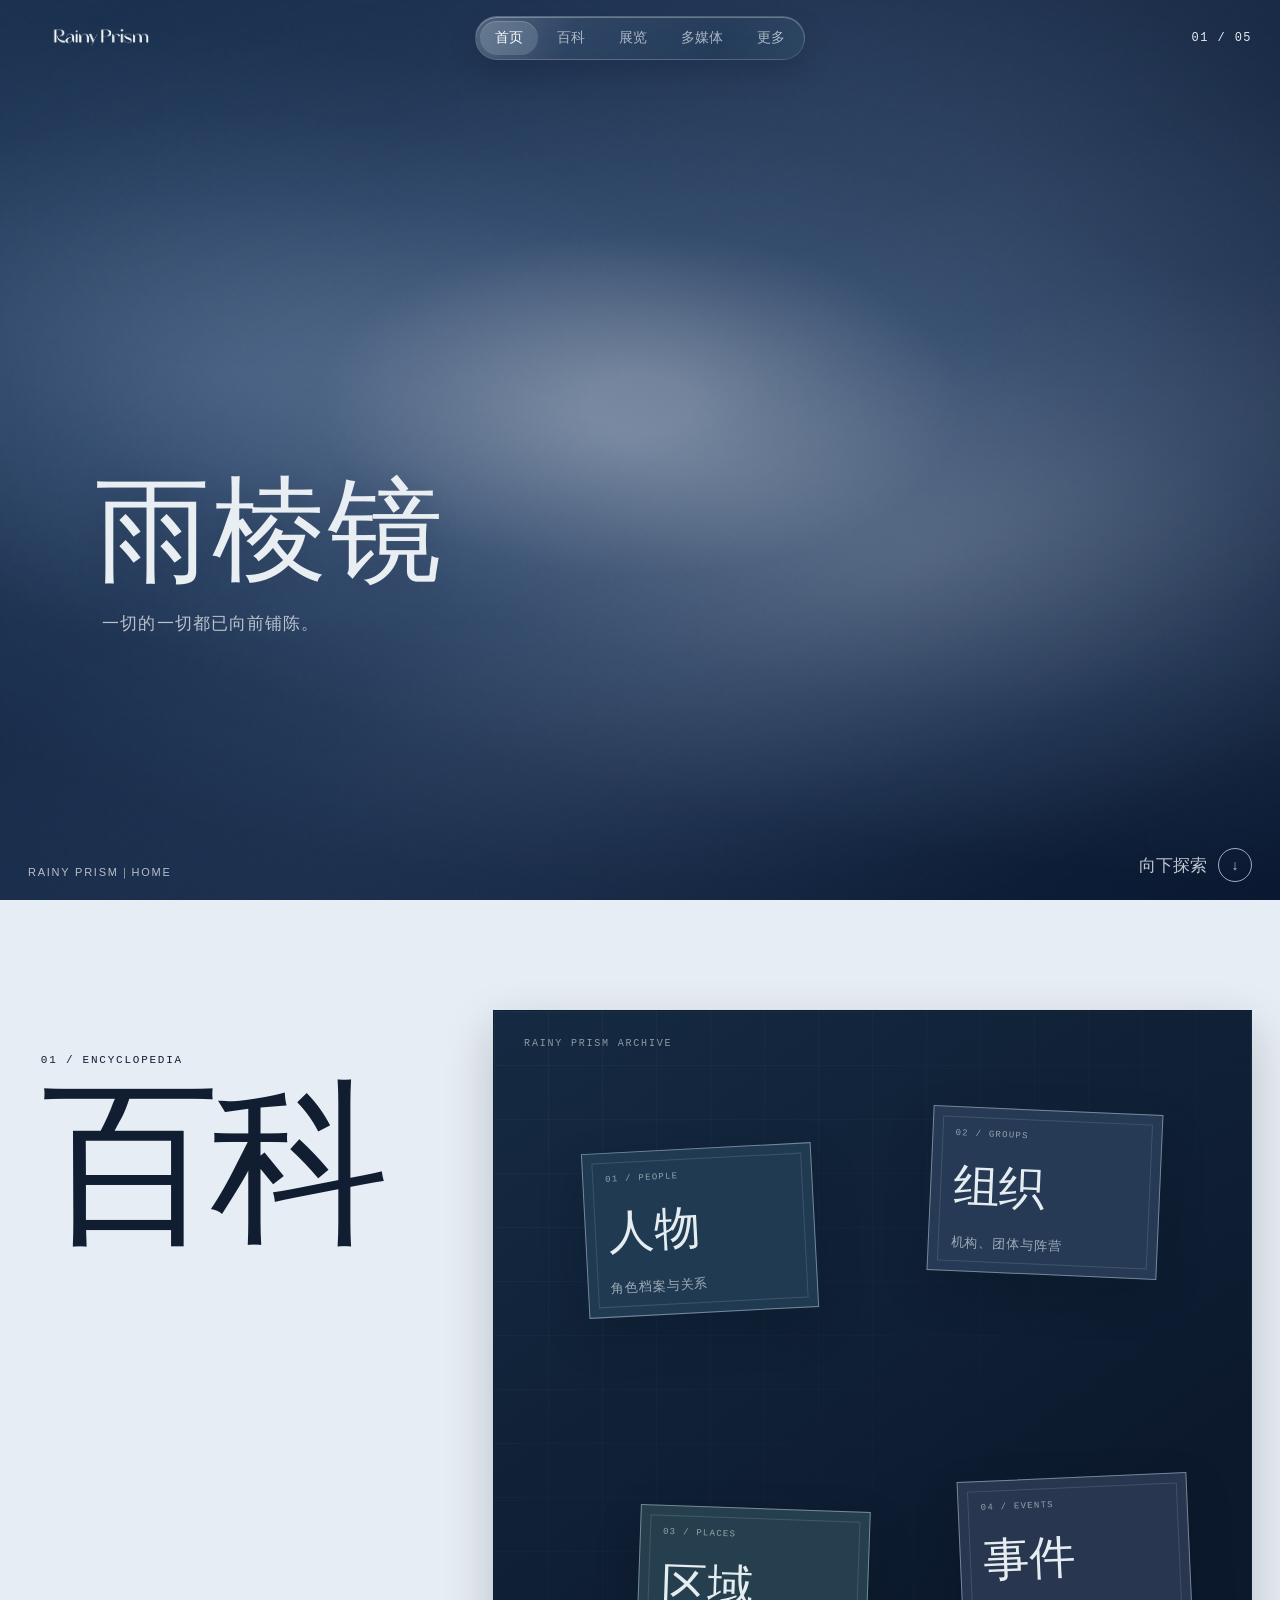
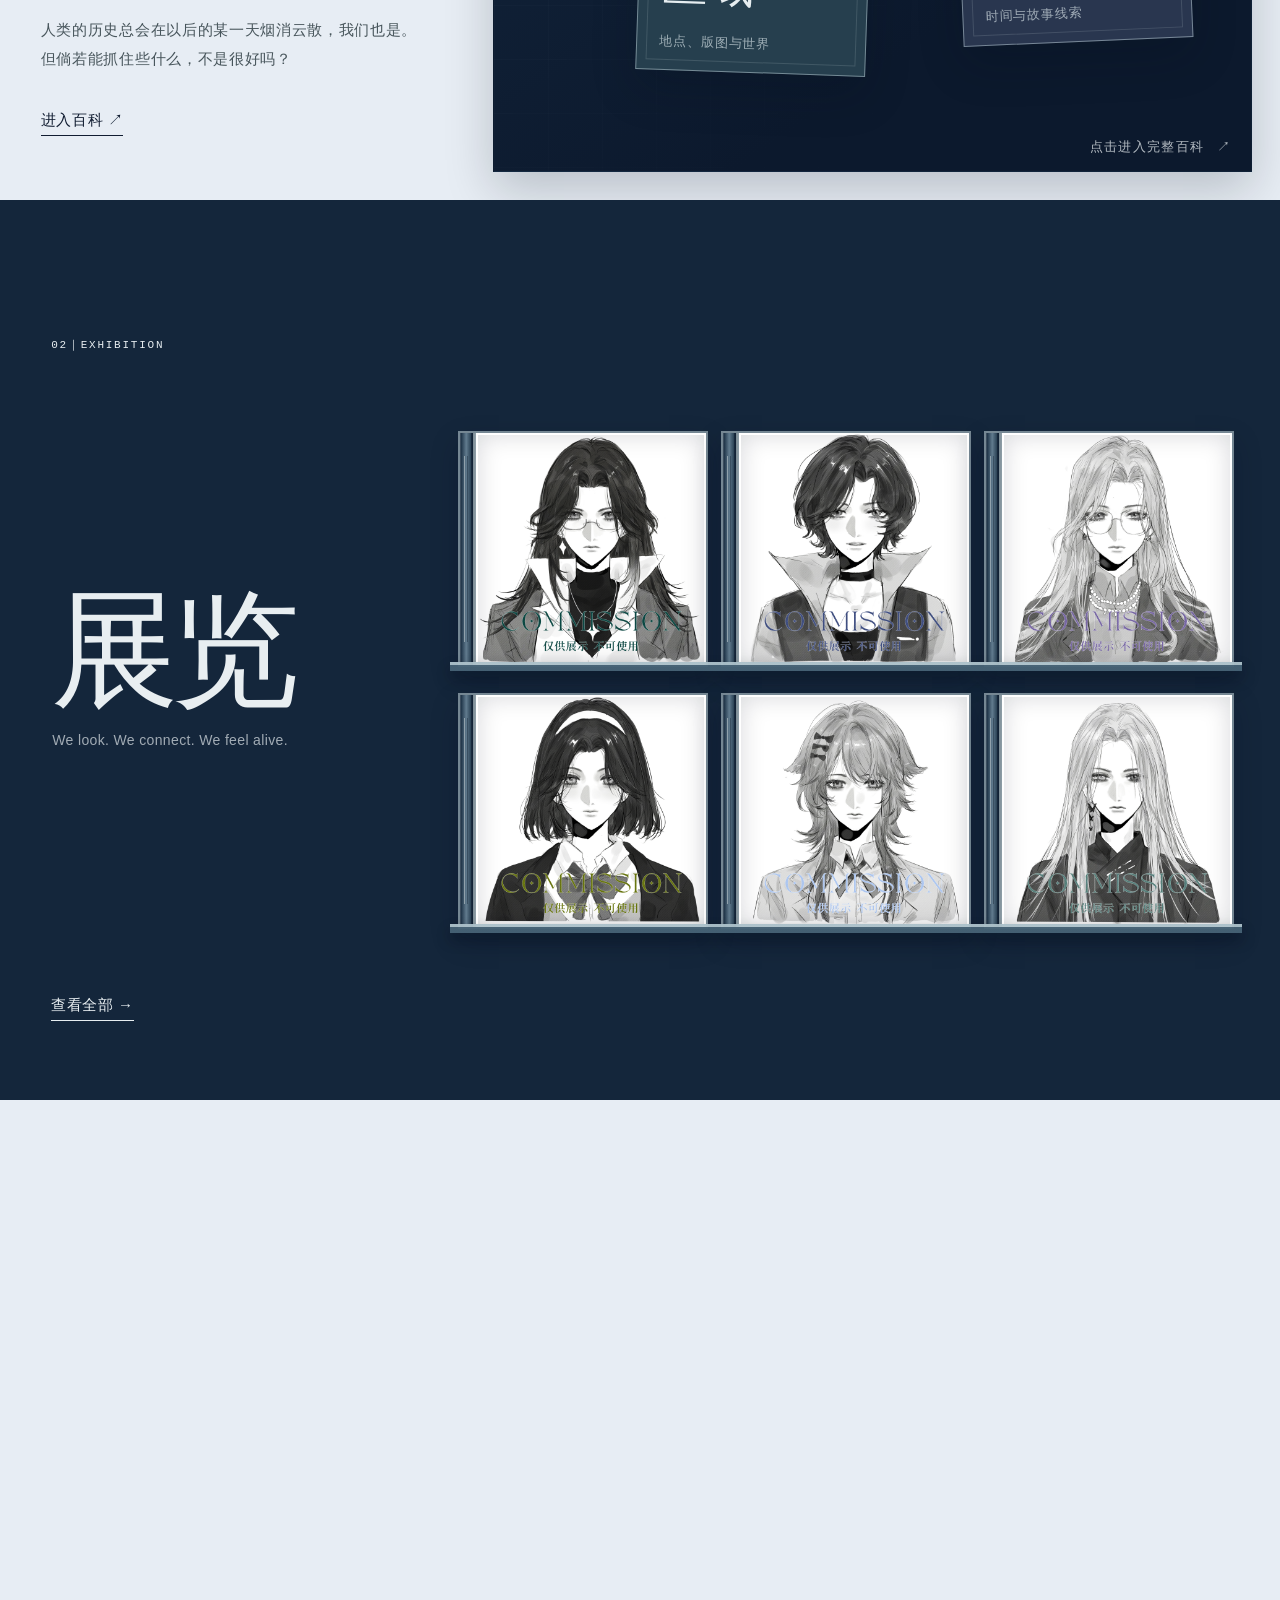
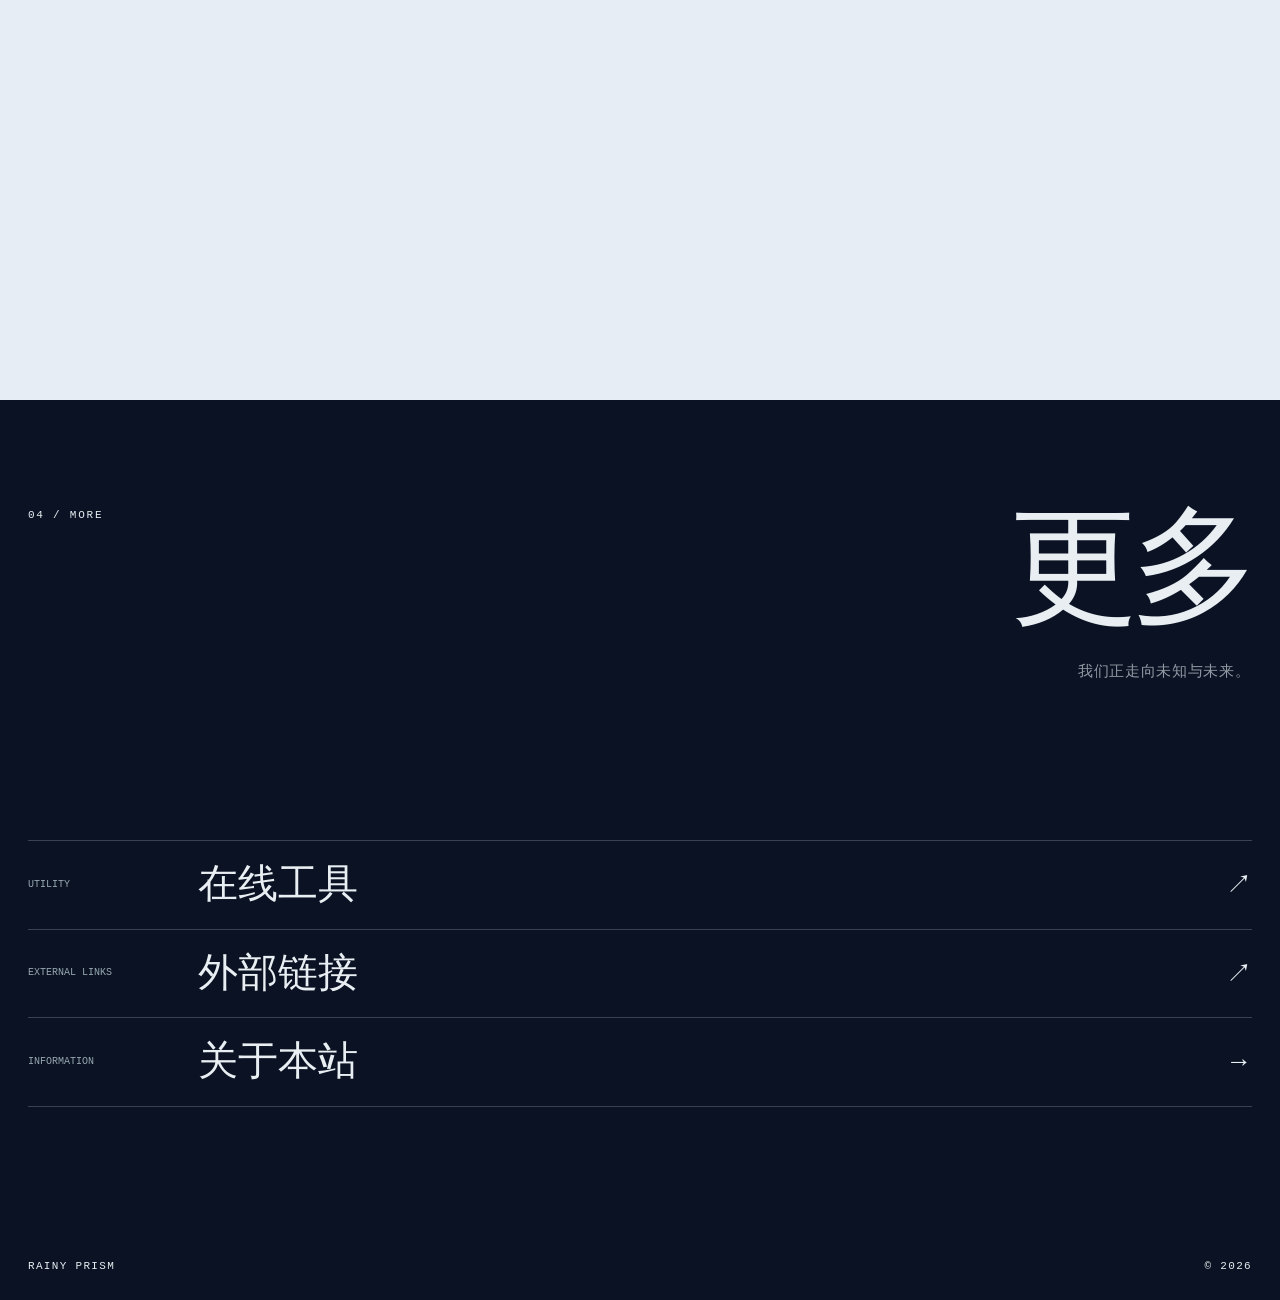
<file: site/index.html>
<!doctype html>
<html lang="zh-CN">
  <head>
    <meta charset="UTF-8" />
    <meta name="viewport" content="width=device-width, initial-scale=1.0" />
    <meta name="theme-color" content="#09171d" />
    <title>雨棱镜</title>
    <link rel="stylesheet" href="styles.css" />
  </head>
  <body>
    <header class="site-header">
      <a class="wordmark" href="#home" aria-label="Rainy Prism，返回首页">
        <img src="assets/logo-header.png" alt="Rainy Prism" />
      </a>
      <nav aria-label="主要导航">
        <a href="#home" class="is-active">首页</a>
        <a href="#encyclopedia">百科</a>
        <a href="#exhibition">展览</a>
        <a href="#multimedia">多媒体</a>
        <a href="#more">更多</a>
      </nav>
      <div class="section-count" aria-hidden="true"><span>01</span> / 05</div>
    </header>
    <main>
      <section id="home" class="panel hero" data-index="01">
        <div class="spectrum" aria-hidden="true">
          <div class="spectrum__field"></div>
          <div class="soft-band soft-band--a"><i></i></div>
          <div class="soft-band soft-band--b"><i></i></div>
          <div class="soft-band soft-band--c"><i></i></div>
          <div class="spectrum__grain"></div>
        </div>
        <div class="hero__copy">
          <h1>雨棱镜</h1>
          <p>一切的一切都已向前铺陈。</p>
        </div>
        <div class="panel-label">RAINY PRISM｜HOME</div>
        <a class="scroll-cue" href="#encyclopedia">向下探索 <i></i></a>
      </section>

      <section id="encyclopedia" class="panel panel--split panel--encyclopedia" data-index="02">
        <div class="panel-copy">
          <span class="eyebrow">01 / ENCYCLOPEDIA</span>
          <h2>百科</h2>
          <p class="encyclopedia-intro">
            人类的历史总会在以后的某一天烟消云散，我们也是。<br />
            但倘若能抓住些什么，不是很好吗？
          </p>
          <a class="text-link" href="wiki/">进入百科 <span>↗</span></a>
        </div>
        <a class="visual visual--archive encyclopedia-archive" href="wiki/" aria-label="进入百科，浏览人物、组织、区域和事件">
          <span class="archive-kicker">RAINY PRISM ARCHIVE</span>
          <article class="archive-card archive-card--people">
            <small>01 / PEOPLE</small><strong>人物</strong><span>角色档案与关系</span>
          </article>
          <article class="archive-card archive-card--groups">
            <small>02 / GROUPS</small><strong>组织</strong><span>机构、团体与阵营</span>
          </article>
          <article class="archive-card archive-card--places">
            <small>03 / PLACES</small><strong>区域</strong><span>地点、版图与世界</span>
          </article>
          <article class="archive-card archive-card--events">
            <small>04 / EVENTS</small><strong>事件</strong><span>时间与故事线索</span>
          </article>
          <span class="visual-note">点击进入完整百科 <b>↗</b></span>
        </a>
      </section>

      <section id="exhibition" class="panel panel--exhibition" data-index="03">
        <div class="exhibition-copy">
          <span class="eyebrow">02｜EXHIBITION</span>
          <h2>展览</h2>
          <p class="exhibition-intro">We look. We connect. We feel alive.</p>
          <a class="text-link" href="exhibition/">查看全部 <span>→</span></a>
        </div>
        <div class="exhibition-display">
          <div class="gallery-grid">
            <div class="gallery-level">
              <div class="gallery-level__cards">
                <a class="art-card art-card--one" href="exhibition/"><span class="art-card__spine" aria-hidden="true"></span><span class="art-card__cover" aria-hidden="true"></span></a>
                <a class="art-card art-card--two" href="exhibition/"><span class="art-card__spine" aria-hidden="true"></span><span class="art-card__cover" aria-hidden="true"></span></a>
                <a class="art-card art-card--three" href="exhibition/"><span class="art-card__spine" aria-hidden="true"></span><span class="art-card__cover" aria-hidden="true"></span></a>
              </div>
              <span class="gallery-shelf" aria-hidden="true"></span>
            </div>
            <div class="gallery-level">
              <div class="gallery-level__cards">
                <a class="art-card art-card--four" href="exhibition/"><span class="art-card__spine" aria-hidden="true"></span><span class="art-card__cover" aria-hidden="true"></span></a>
                <a class="art-card art-card--five" href="exhibition/"><span class="art-card__spine" aria-hidden="true"></span><span class="art-card__cover" aria-hidden="true"></span></a>
                <a class="art-card art-card--six" href="exhibition/"><span class="art-card__spine" aria-hidden="true"></span><span class="art-card__cover" aria-hidden="true"></span></a>
              </div>
              <span class="gallery-shelf" aria-hidden="true"></span>
            </div>
          </div>
        </div>
      </section>

      <section id="multimedia" class="panel panel--multimedia" data-index="04">
        <div class="media-disc" aria-hidden="true">
          <div class="record-label">
            <small class="record-meta record-meta--top">RP · SIDE A</small>
            <small class="record-meta record-meta--bottom">33⅓ RPM</small>
            <svg class="record-flower" viewBox="0 0 180 300">
              <path class="record-stem" d="M91 241 C88 185 74 121 47 58 M91 241 C99 175 122 117 143 73 M91 241 C96 173 91 100 94 39 M91 241 C81 186 59 149 27 127" />
              <path class="record-leaf" d="M76 185 C46 160 40 143 44 137 C64 141 78 153 82 175Z M101 173 C126 146 142 141 148 146 C136 165 121 176 104 181Z M76 140 C54 123 50 108 54 104 C70 110 79 120 82 135Z" />
              <g transform="translate(45 55)"><circle cx="0" cy="0" r="16"/><circle cx="-13" cy="5" r="12"/><circle cx="12" cy="8" r="12"/><circle cx="1" cy="13" r="11"/></g>
              <g transform="translate(95 37)"><circle cx="0" cy="0" r="17"/><circle cx="-14" cy="4" r="12"/><circle cx="12" cy="7" r="12"/><circle cx="2" cy="14" r="10"/></g>
              <g transform="translate(144 72)"><circle cx="0" cy="0" r="15"/><circle cx="-12" cy="4" r="11"/><circle cx="11" cy="8" r="12"/></g>
              <g transform="translate(27 126)"><circle cx="0" cy="0" r="14"/><circle cx="-10" cy="5" r="10"/><circle cx="10" cy="7" r="10"/></g>
              <path class="record-vase" d="M54 205 C63 220 60 233 52 250 C47 261 48 282 58 292 L125 292 C135 280 136 262 130 250 C121 232 120 219 129 205 C109 213 74 213 54 205Z" />
            </svg>
            <i class="record-hole"></i>
          </div>
        </div>
        <div class="media-copy">
          <span class="eyebrow">03｜MULTIMEDIA</span>
          <h2>多媒体</h2>
          <div class="media-details">
            <p class="multimedia-intro">生老病死，草叶荣枯，这些都写在世界上已出现的文字组合里，<br />我们用尽全力也只能为此添上一个注脚。</p>
            <div class="media-list">
              <a href="#"><span>独立游戏</span><b>01</b></a>
              <a href="#"><span>文字</span><b>02</b></a>
              <a href="#"><span>影像</span><b>03</b></a>
              <a href="#"><span>声音</span><b>04</b></a>
            </div>
          </div>
        </div>
      </section>

      <section id="more" class="panel panel--more" data-index="05">
        <div class="more-title">
          <span class="eyebrow">04 / MORE</span>
          <div class="more-heading-copy">
            <h2>更多</h2>
            <p>我们正走向未知与未来。</p>
          </div>
        </div>
        <div class="portal-list">
          <a href="#"><small>UTILITY</small><span>在线工具</span><b>↗</b></a>
          <a href="#"><small>EXTERNAL LINKS</small><span>外部链接</span><b>↗</b></a>
          <a href="#"><small>INFORMATION</small><span>关于本站</span><b>→</b></a>
        </div>
        <footer>RAINY PRISM <span>© 2026</span></footer>
      </section>
    </main>

    <script src="script.js"></script>
  </body>
</html>
</file>
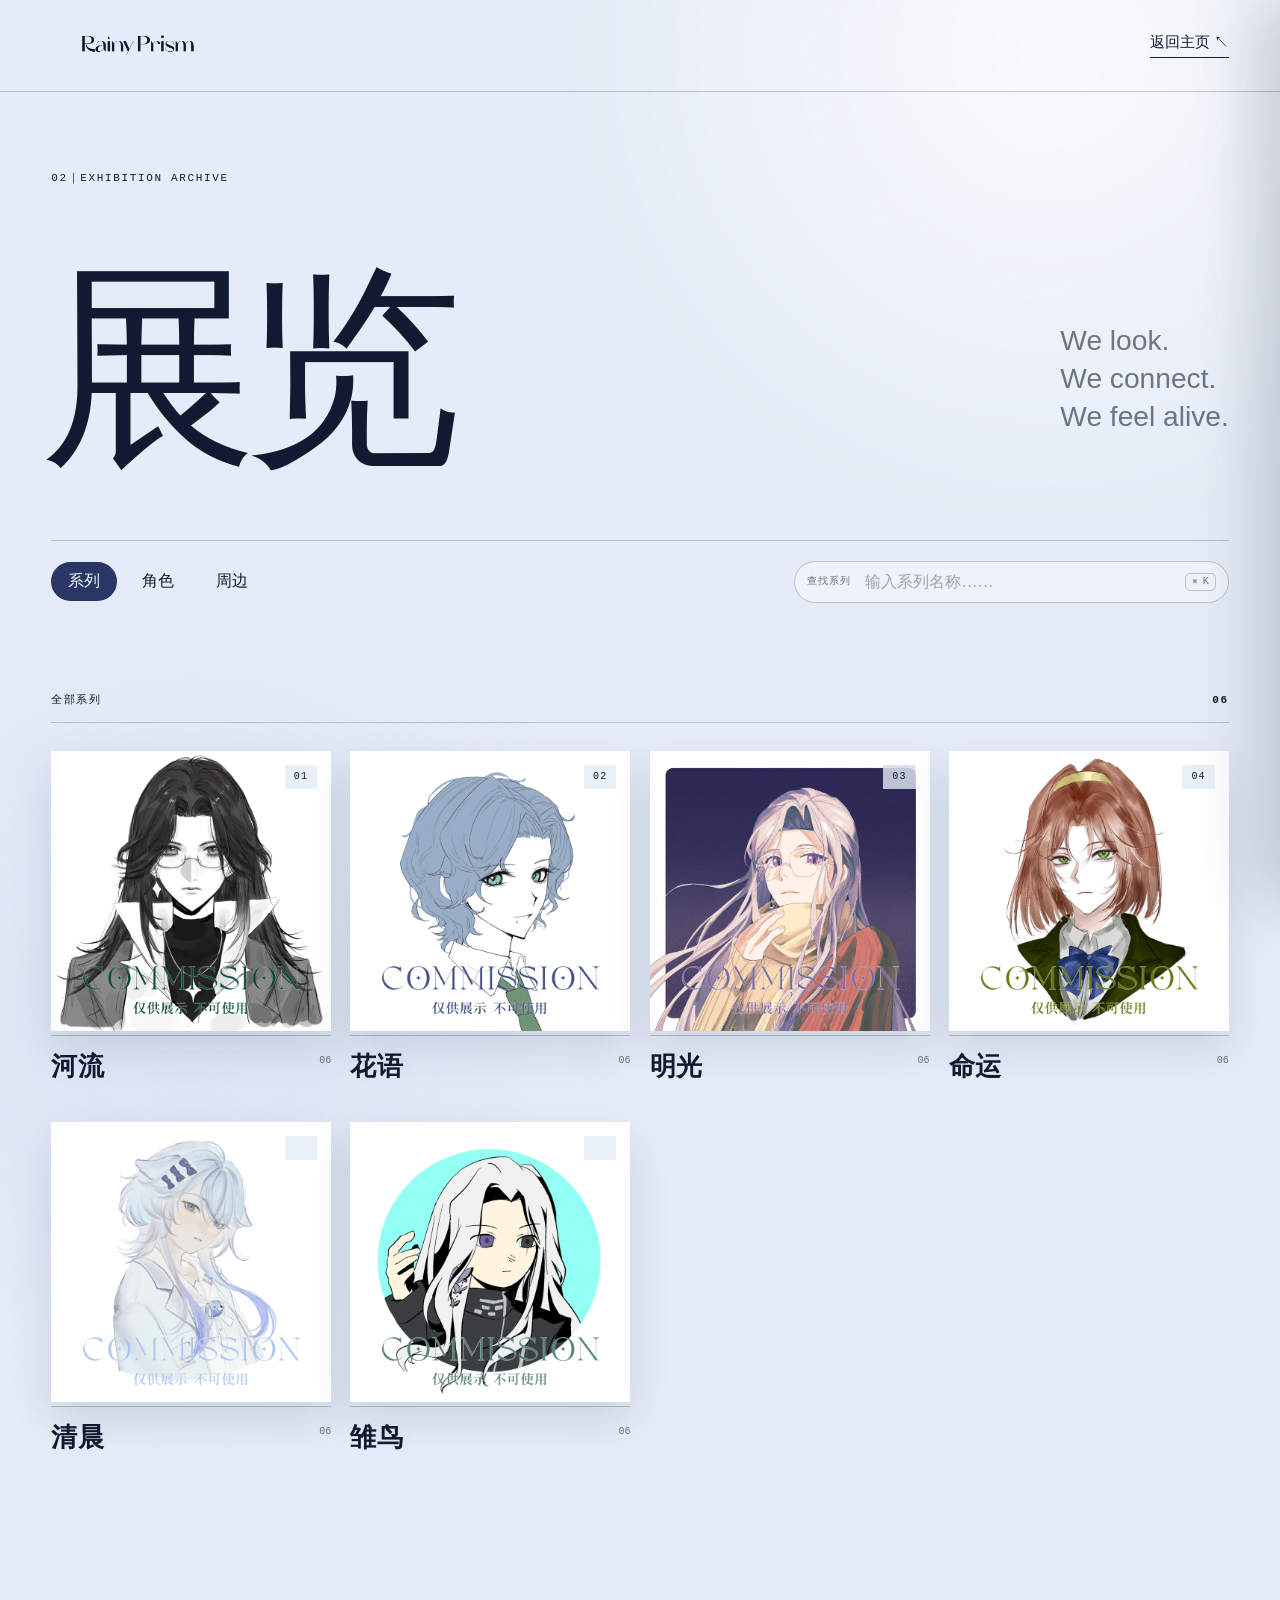
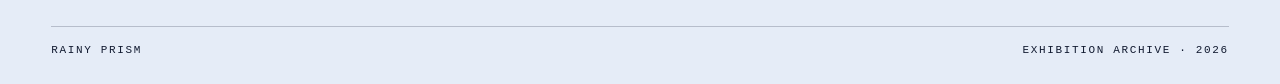
<file: site/exhibition/index.html>
<!doctype html>
<html lang="zh-CN">
  <head>
    <meta charset="UTF-8" />
    <meta name="viewport" content="width=device-width, initial-scale=1" />
    <meta name="color-scheme" content="light" />
    <title>雨棱镜｜展览</title>
    <link rel="stylesheet" href="exhibition-test.css" />
  </head>
  <body>
    <header class="site-header">
      <a class="wordmark" href="../index.html#exhibition" aria-label="返回雨棱镜首页">
        <img src="../assets/logo-header.png" alt="Rainy Prism" />
      </a>
      <div class="header-actions">
        <span class="local-badge" id="local-badge" hidden>本地管理</span>
        <a class="back-link" href="../index.html#exhibition">返回主页 <span>↖</span></a>
      </div>
    </header>

    <main>
      <section class="exhibition-hero">
        <span class="eyebrow" id="site-eyebrow">02｜EXHIBITION ARCHIVE</span>
        <div class="hero-row">
          <h1 id="site-title">展览</h1>
          <p id="site-statement">We look.<br />We connect.<br />We feel alive.</p>
        </div>
        <div class="catalog-tools">
          <nav class="view-tabs" aria-label="展览浏览方式">
            <button class="is-active" type="button" data-view="series">系列</button>
            <button type="button" data-view="roles">角色</button>
            <button type="button" data-view="merchandise">周边</button>
          </nav>
          <label class="search-field">
            <span>查找系列</span>
            <input id="series-search" type="search" placeholder="输入系列名称……" autocomplete="off" />
            <kbd>⌘ K</kbd>
          </label>
        </div>
      </section>

      <section class="archive" aria-live="polite">
        <div class="archive-meta">
          <span id="result-label">全部系列</span>
          <b id="result-count">00</b>
        </div>
        <div id="catalog"></div>
        <div class="empty-state" id="empty-state" hidden>
          <p>没有找到对应内容。</p>
          <button type="button" data-action="clear-search">清除查找</button>
        </div>
      </section>
    </main>

    <footer><span>RAINY PRISM</span><span>EXHIBITION ARCHIVE · 2026</span></footer>

    <div class="admin-dock" id="admin-dock" hidden>
      <div class="admin-status">
        <span class="status-dot" id="status-dot"></span>
        <span id="save-status">草稿已保存</span>
      </div>
      <div class="admin-actions">
        <span class="inline-hint">点击文字直接改 · 图片点一下选中，再点一下替换</span>
        <button type="button" data-action="add-series">＋ 新建系列</button>
        <button type="button" data-action="add-merch">＋ 新建周边</button>
        <button type="button" data-action="edit-home-featured">首页展示图</button>
        <button type="button" data-action="publish-settings">发布设置</button>
        <button class="primary-action" type="button" data-action="publish">发布访客页</button>
      </div>
    </div>

    <div class="drawer-backdrop" id="drawer-backdrop" hidden></div>
    <aside class="editor-drawer" id="editor-drawer" aria-hidden="true" aria-label="内容编辑器">
      <header class="drawer-header">
        <div><span class="drawer-kicker">LOCAL EDITOR</span><h2 id="drawer-title">编辑内容</h2></div>
        <button class="icon-button" type="button" data-action="close-drawer" aria-label="关闭编辑器">×</button>
      </header>
      <form id="editor-form" class="editor-form"></form>
    </aside>

    <div class="toast-region" id="toast-region" aria-live="polite" aria-atomic="true"></div>
    <input id="image-input" type="file" accept="image/*" multiple hidden />
    <script src="exhibition-test.js"></script>
  </body>
</html>
</file>
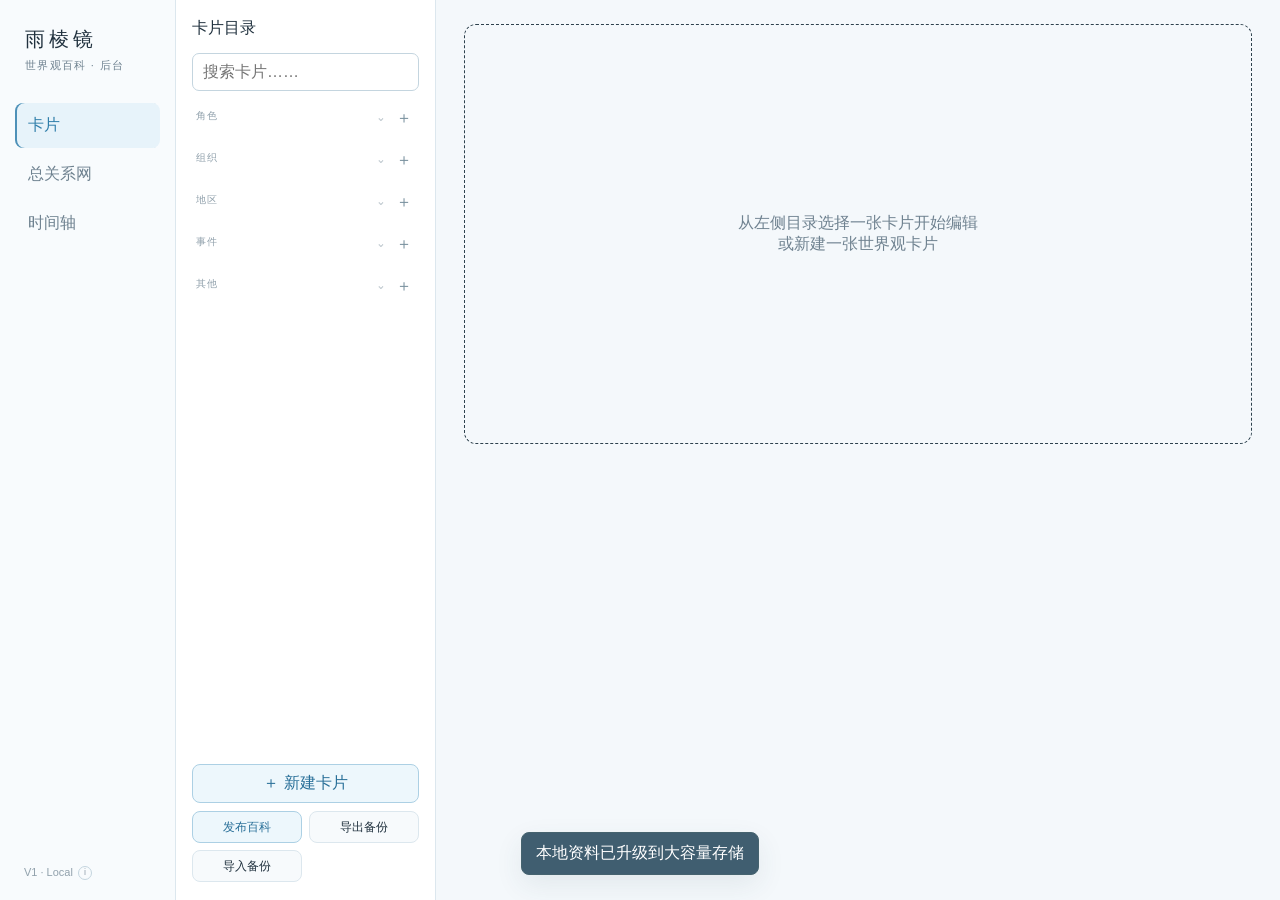
<file: site/wiki/editor/index.html>
<!DOCTYPE html>
<html lang="zh-CN">
<head>
<meta charset="UTF-8">
<meta name="viewport" content="width=device-width, initial-scale=1.0">

<title>雨棱镜｜世界观百科后台 V1</title>

<link rel="stylesheet" href="./css/app.css?v=4">
</head>


<body>

<div class="app">

  <!-- =====================================================
       左侧主导航
  ====================================================== -->
  <aside class="sidebar">

    <div class="brand">雨棱镜</div>
    <div class="brand-sub">世界观百科 · 后台</div>

    <nav class="nav">

      <button
        class="nav-btn active"
        data-view="cards"
      >
        卡片
      </button>

      <button
        class="nav-btn"
        data-view="relations"
      >
        总关系网
      </button>

      <button
        class="nav-btn"
        data-view="timeline"
      >
        时间轴
      </button>

    </nav>

    <div class="sidebar-bottom">
      <span class="sidebar-info">
        V1 · Local <span class="sidebar-info-icon">i</span>
        <span class="sidebar-info-tip">数据保存在当前浏览器<br>云端数据库与图床后续接入</span>
      </span>
    </div>

  </aside>


  <!-- =====================================================
       主区域
  ====================================================== -->
  <main class="main">

    <div class="content">

      <div class="inner">

        <aside class="card-catalog">
          <h2 class="catalog-title">卡片目录</h2>
          <input id="globalSearch" class="catalog-search" type="text" placeholder="搜索卡片……">
          <select id="cardTypeFilter" class="hidden"><option value="">全部类型</option></select>
          <div id="cardGrid" class="catalog-list"></div>
          <button id="newCardBtn" class="btn primary catalog-new">＋ 新建卡片</button>
          <div class="catalog-data-tools">
            <button id="exportWikiDataBtn" class="btn primary" type="button">发布百科</button>
            <button id="exportDataBtn" class="btn" type="button">导出备份</button>
            <button id="importDataBtn" class="btn" type="button">导入备份</button>
          </div>
          <input id="importDataInput" class="hidden" type="file" accept="application/json,.json">
        </aside>


        <!-- =================================================
             卡片视图
        ================================================== -->
        <section
          id="cardsView"
          class="view active"
        >

          <div class="cards-welcome">
            从左侧目录选择一张卡片开始编辑<br>
            或新建一张世界观卡片
          </div>

        </section>


        <!-- =================================================
             编辑器视图
        ================================================== -->
        <section
          id="editorView"
          class="view"
        ></section>


        <!-- =================================================
             关系网
        ================================================== -->
        <section
          id="relationsView"
          class="view"
        >

          <div class="view-head">

            <div>

              <div class="eyebrow">
                RELATION MAP
              </div>

              <h1 class="view-title">
                总关系网
              </h1>

              <div class="view-desc">
                按住 Shift，依次点击两个角色即可添加人物关系
              </div>

            </div>

            <div class="filters">

              <select id="relationTypeFilter">
                <option value="">全部类型</option>
                <option value="角色" selected>只看角色</option>
                <option value="组织">只看组织</option>
                <option value="地区">只看地区</option>
                <option value="事件">只看事件</option>
                <option value="其他">只看其他</option>
              </select>

              <select id="relationFocus">
                <option value="">
                  全部卡片
                </option>
              </select>

              <select id="relationLayoutMode">
                <option value="free">自由布局</option>
                <option value="primary">主要角色居中</option>
              </select>

              <select id="relationPrimaryFolder" title="核心角色文件夹">
                <option value="">选择核心文件夹</option>
              </select>

              <select id="relationSnapMode">
                <option value="off">关闭吸附</option>
                <option value="square">方形网格吸附</option>
                <option value="hex">六边形吸附</option>
              </select>

              <details class="network-relation-filter">
                <summary>关系显示</summary>
                <div id="networkRelationFilterList" class="network-relation-filter-list"></div>
              </details>

              <div class="network-viewport-controls" aria-label="关系网视图控制">
                <button id="fitNetworkBtn" class="btn" type="button">适应全部</button>
                <button id="centerPrimaryNetworkBtn" class="btn" type="button">主要角色居中</button>
                <button id="resetNetworkZoomBtn" class="btn" type="button">100%</button>
                <span id="networkZoomValue" class="network-zoom-value">100%</span>
              </div>

              <button
                id="resetNetworkBtn"
                class="btn"
              >
                重新布局
              </button>

            </div>

          </div>


          <div class="network-layout">

            <canvas id="relationCanvas"></canvas>

            <aside
              id="relationDetail"
              class="network-detail"
            ></aside>

          </div>

        </section>


        <!-- =================================================
             全局时间轴
        ================================================== -->
        <section
          id="timelineView"
          class="view"
        >

          <div class="view-head">

            <div>

              <div class="eyebrow">
                TIMELINE
              </div>

              <h1 class="view-title">
                时间轴
              </h1>

              <div class="view-desc">
                整个世界观的时间节点
              </div>

            </div>

            <button id="newTimelineNodeBtn" class="btn primary" type="button">
              ＋ 新建时间节点
            </button>

          </div>


          <div class="global-timeline-wrap">

            <div class="global-timeline-main">

              <div class="timeline-controls">

                <select id="timelineCardFilter">
                  <option value="">
                    全部卡片
                  </option>
                </select>

                <input
                  id="timelineTagFilter"
                  type="text"
                  placeholder="按标签筛选"
                >

                <select id="timelineLayoutMode">
                  <option value="smart">
                    智能排列
                  </option>

                  <option value="real">
                    时间比例
                  </option>
                </select>

              </div>

              <div
                id="globalTimeline"
                class="timeline"
              ></div>

            </div>

            <aside
              id="timelineDetail"
              class="timeline-detail"
            ></aside>

          </div>

        </section>


      </div>

    </div>

  </main>

</div>


<!-- =========================================================
     Drawer
========================================================= -->

<div
  id="drawerMask"
  class="drawer-mask"
>

  <aside
    id="drawer"
    class="drawer"
  ></aside>

</div>


<!-- =========================================================
     Modal
========================================================= -->

<div
  id="modalMask"
  class="modal-mask"
>

  <div
    id="modal"
    class="modal"
  ></div>

</div>


<!-- =========================================================
     Toast
========================================================= -->

<div
  id="toast"
  class="toast"
></div>


<script src="./js/storage.js?v=5"></script>
<script src="./js/app.js?v=12"></script>

</body>
</html>
</file>
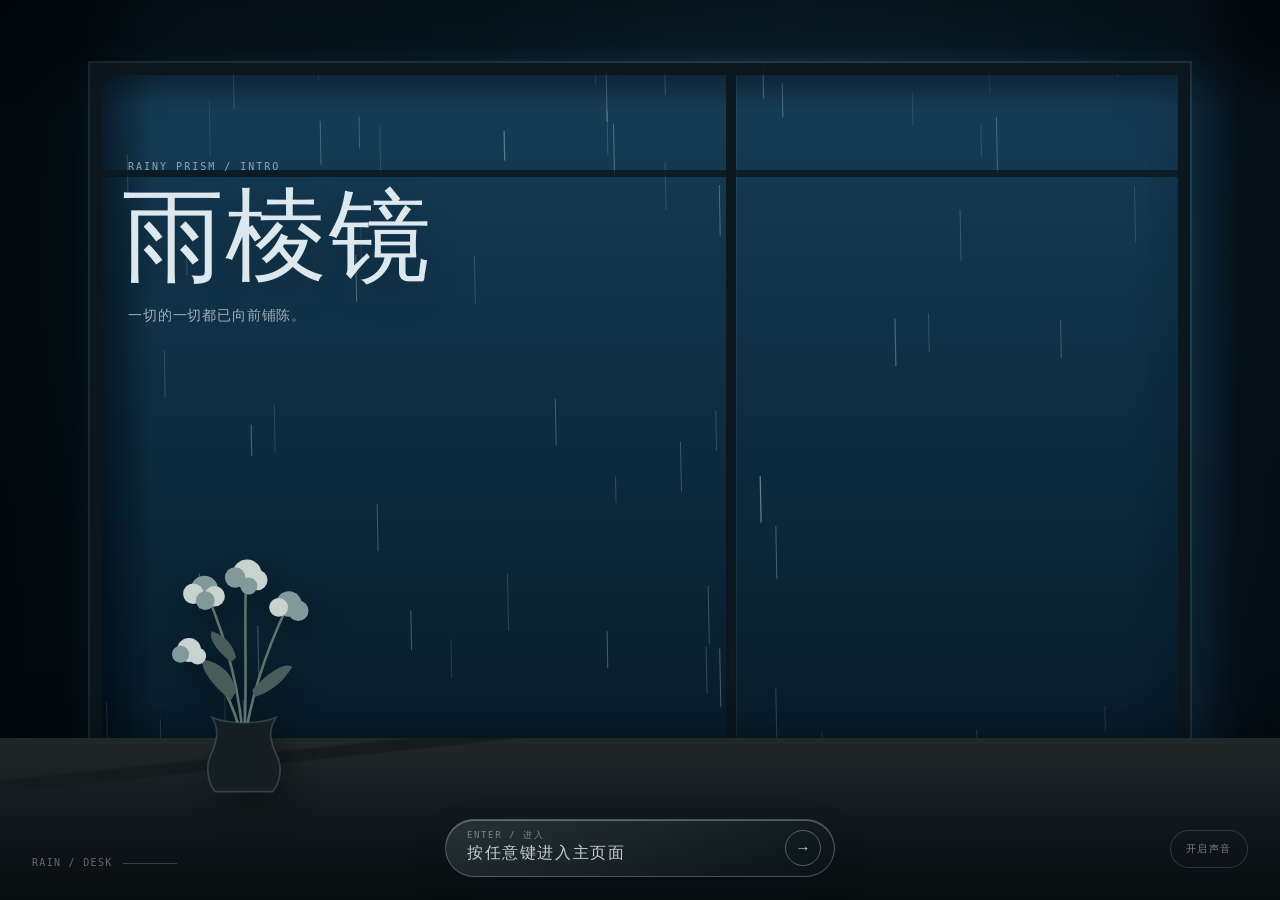
<file: site/intro.html>
<!doctype html>
<html lang="zh-CN">
<head>
  <meta charset="UTF-8" />
  <meta name="viewport" content="width=device-width, initial-scale=1" />
  <meta name="theme-color" content="#061521" />
  <title>雨夜</title>
  <style>
    :root {
      --paper: #dce8ee;
      --ink: #06131c;
      --frame: #111b21;
      --line: rgba(220, 235, 240, .26);
      --ease-out: cubic-bezier(.23, 1, .32, 1);
    }

    * { box-sizing: border-box; }
    html, body { width: 100%; height: 100%; margin: 0; overflow: hidden; background: var(--ink); }
    body { font-family: Arial, "PingFang SC", "Microsoft YaHei", sans-serif; color: var(--paper); }
    button, a { color: inherit; font: inherit; }

    .scene {
      position: relative;
      width: 100%;
      height: 100%;
      isolation: isolate;
      background: radial-gradient(circle at 62% 28%, #2a5772 0, #102f43 38%, #061722 82%);
    }

    canvas { position: absolute; inset: 0; width: 100%; height: 100%; display: block; }

    .intro-brand {
      position: absolute;
      z-index: 9;
      top: 18vh;
      left: 10vw;
      max-width: 520px;
      opacity: 0;
      transform: translateY(18px);
      animation: reveal-brand 1.2s var(--ease-out) .25s forwards;
    }

    .intro-brand small {
      display: block;
      margin-bottom: 18px;
      font: 10px/1 monospace;
      letter-spacing: .2em;
      color: rgba(220, 232, 238, .62);
    }

    .intro-brand h1 {
      margin: 0;
      transform: translateX(-.06em);
      font-family: "Songti SC", "STSong", "SimSun", serif;
      font-size: clamp(72px, 8vw, 132px);
      font-weight: 400;
      line-height: .92;
      letter-spacing: .015em;
      text-shadow: 0 10px 38px rgba(0, 8, 18, .24);
    }

    .intro-brand p {
      margin: 22px 0 0;
      font-family: "STSong", "Songti SC", "SimSun", serif;
      font-size: clamp(14px, 1.1vw, 18px);
      font-weight: 300;
      letter-spacing: .06em;
      color: rgba(220, 232, 238, .7);
    }

    @keyframes reveal-brand {
      to { opacity: 1; transform: translateY(0); }
    }

    .room-shadow {
      position: absolute;
      inset: 0;
      z-index: 3;
      pointer-events: none;
      background:
        linear-gradient(90deg, rgba(2,8,12,.82) 0 5.5vw, transparent 12vw calc(100% - 8vw), rgba(2,8,12,.72) calc(100% - 3vw)),
        linear-gradient(rgba(2,8,12,.68) 0 5vh, transparent 12vh calc(100% - 16vh), rgba(2,8,12,.38));
      box-shadow: inset 0 0 120px rgba(0,0,0,.34);
    }

    .window-frame {
      position: absolute;
      inset: 7vh 7vw 15vh;
      z-index: 4;
      pointer-events: none;
      border: clamp(8px, 1vw, 17px) solid rgba(12,22,28,.9);
      box-shadow: 0 0 0 2px rgba(179,205,215,.12), inset 0 0 45px rgba(1,11,17,.18);
    }

    .window-frame::before {
      content: "";
      position: absolute;
      top: 0;
      bottom: 0;
      left: 58%;
      width: clamp(7px, .75vw, 13px);
      background: rgba(12,22,28,.9);
      box-shadow: 1px 0 rgba(179,205,215,.08);
    }

    .window-frame::after {
      content: "";
      position: absolute;
      left: 0;
      right: 0;
      top: 14%;
      height: clamp(5px, .55vw, 10px);
      background: rgba(12,22,28,.78);
    }

    .desk {
      position: absolute;
      z-index: 7;
      left: 0;
      right: 0;
      bottom: 0;
      height: 18vh;
      pointer-events: none;
      background:
        linear-gradient(174deg, transparent 0 14%, rgba(20,27,29,.92) 15% 18%, transparent 19%),
        linear-gradient(180deg, #20282a 0, #11191c 48%, #070d0f 100%);
      box-shadow: 0 -15px 45px rgba(0,0,0,.25);
    }

    .flowers {
      position: absolute;
      z-index: 8;
      left: 13vw;
      bottom: 11vh;
      width: clamp(105px, 12vw, 190px);
      height: clamp(190px, 29vh, 310px);
      pointer-events: none;
      filter: drop-shadow(10px 15px 14px rgba(0,0,0,.35));
    }

    .flowers svg { width: 100%; height: 100%; overflow: visible; }
    .stem { fill: none; stroke: #5e7470; stroke-width: 3; stroke-linecap: round; }
    .leaf { fill: #485d59; }
    .petal { fill: #c8d2cf; }
    .petal.dim { fill: #81999b; }
    .vase { fill: #151e22; stroke: rgba(213,230,235,.18); stroke-width: 2; }

    .enter-card {
      position: absolute;
      z-index: 10;
      left: 50%;
      bottom: 1.45rem;
      min-width: min(390px, 54vw);
      min-height: 58px;
      padding: 10px 13px 10px 21px;
      display: grid;
      grid-template-columns: 1fr auto;
      grid-template-rows: auto auto;
      align-items: center;
      column-gap: 24px;
      transform: translate(-50%, 12px);
      color: rgba(235, 242, 244, .82);
      text-decoration: none;
      opacity: 0;
      border: 1px solid var(--line);
      border-radius: 999px;
      background: linear-gradient(145deg, rgba(225, 239, 243, .12), rgba(8, 27, 39, .2));
      box-shadow: inset 0 1px rgba(255,255,255,.28), 0 14px 36px rgba(0, 8, 16, .18);
      backdrop-filter: blur(14px) saturate(1.15);
      -webkit-backdrop-filter: blur(14px) saturate(1.15);
      animation: reveal-enter 1.1s var(--ease-out) 1.1s forwards;
      transition: color 260ms var(--ease-out), border-color 260ms var(--ease-out), background 260ms var(--ease-out), box-shadow 260ms var(--ease-out);
    }

    .enter-card small { grid-column: 1; font: 9px/1 monospace; letter-spacing: .18em; color: rgba(220,232,238,.48); }
    .enter-card strong { grid-column: 1; font: 300 16px/1.4 "STSong", "Songti SC", serif; letter-spacing: .1em; }
    .enter-card i { grid-column: 2; grid-row: 1 / 3; width: 36px; height: 36px; display: grid; place-items: center; border: 1px solid rgba(225,238,241,.32); border-radius: 50%; font-family: Arial, sans-serif; font-size: 15px; font-style: normal; transition: transform 300ms var(--ease-out), background 300ms var(--ease-out); }

    .enter-card:hover,
    .enter-card:focus-visible { color: #fff; border-color: rgba(226,239,243,.5); background: linear-gradient(145deg, rgba(225,239,243,.17), rgba(8,27,39,.26)); box-shadow: inset 0 1px rgba(255,255,255,.34), 0 18px 44px rgba(0,8,16,.24); }
    .enter-card:hover i,
    .enter-card:focus-visible i { transform: translateX(3px); background: rgba(225,238,241,.1); }

    a:focus-visible,
    button:focus-visible { outline: 2px solid rgba(170, 209, 220, .9); outline-offset: 4px; }

    @keyframes reveal-enter {
      to { opacity: 1; transform: translate(-50%, 0); }
    }

    .weather {
      position: absolute;
      z-index: 10;
      left: 2rem;
      bottom: 2rem;
      display: flex;
      align-items: center;
      gap: 10px;
      font: 10px/1 monospace;
      letter-spacing: .13em;
      opacity: .4;
    }

    .weather i { width: 54px; height: 1px; background: currentColor; opacity: .55; }

    .sound-toggle {
      position: absolute;
      z-index: 11;
      right: 2rem;
      bottom: 2rem;
      min-height: 38px;
      padding: 0 15px;
      border: 1px solid rgba(220,235,240,.16);
      border-radius: 999px;
      background: rgba(8, 25, 35, .12);
      color: rgba(220,232,238,.52);
      font-size: 10px;
      letter-spacing: .16em;
      cursor: pointer;
      transition: color 260ms var(--ease-out), background 260ms var(--ease-out), transform 260ms var(--ease-out);
    }

    .sound-toggle:hover,
    .sound-toggle:focus-visible,
    .sound-toggle[aria-pressed="true"] { color: rgba(255,255,255,.86); background: rgba(220,235,240,.08); }

    @media (hover: hover) and (pointer: fine) {
      .sound-toggle:hover { transform: translateY(-1px); }
    }

    @media (max-width: 720px) {
      .window-frame { inset: 6vh 4vw 17vh; }
      .window-frame::before { left: 64%; }
      .flowers { left: 8vw; bottom: 12vh; width: 110px; height: 210px; }
      .weather { left: 1rem; bottom: 1.2rem; }
      .sound-toggle { right: 1rem; bottom: 1.2rem; }
      .intro-brand { top: 12vh; left: 8vw; }
      .intro-brand h1 { font-size: 19vw; }
      .enter-card { bottom: 1rem; min-width: calc(100vw - 150px); }
    }

    @media (prefers-reduced-motion: reduce) {
      .intro-brand,
      .enter-card { opacity: 1; transform: translate(-50%, 0); animation: none; transition-duration: .01ms; }
      .intro-brand { transform: none; }
    }

    @media (prefers-reduced-transparency: reduce) {
      .enter-card { background: #142a3a; backdrop-filter: none; -webkit-backdrop-filter: none; }
    }

  </style>
</head>
<body>
  <main class="scene" aria-label="安静的雨夜窗景。">
    <canvas id="scene"></canvas>
    <div class="intro-brand">
      <small>RAINY PRISM / INTRO</small>
      <h1>雨棱镜</h1>
      <p>一切的一切都已向前铺陈。</p>
    </div>
    <div class="room-shadow"></div>
    <div class="window-frame"></div>

    <div class="flowers" aria-hidden="true">
      <svg viewBox="0 0 180 300">
        <path class="stem" d="M91 241 C88 185 74 121 47 58 M91 241 C99 175 122 117 143 73 M91 241 C96 173 91 100 94 39 M91 241 C81 186 59 149 27 127" />
        <path class="leaf" d="M76 185 C46 160 40 143 44 137 C64 141 78 153 82 175Z" />
        <path class="leaf" d="M101 173 C126 146 142 141 148 146 C136 165 121 176 104 181Z" />
        <path class="leaf" d="M76 140 C54 123 50 108 54 104 C70 110 79 120 82 135Z" />
        <g transform="translate(45 55)"><circle class="petal dim" cx="0" cy="0" r="16"/><circle class="petal" cx="-13" cy="5" r="12"/><circle class="petal" cx="12" cy="8" r="12"/><circle class="petal dim" cx="1" cy="13" r="11"/></g>
        <g transform="translate(95 37)"><circle class="petal" cx="0" cy="0" r="17"/><circle class="petal dim" cx="-14" cy="4" r="12"/><circle class="petal" cx="12" cy="7" r="12"/><circle class="petal dim" cx="2" cy="14" r="10"/></g>
        <g transform="translate(144 72)"><circle class="petal dim" cx="0" cy="0" r="15"/><circle class="petal" cx="-12" cy="4" r="11"/><circle class="petal dim" cx="11" cy="8" r="12"/></g>
        <g transform="translate(27 126)"><circle class="petal" cx="0" cy="0" r="14"/><circle class="petal dim" cx="-10" cy="5" r="10"/><circle class="petal" cx="10" cy="7" r="10"/></g>
        <path class="vase" d="M54 205 C63 220 60 233 52 250 C47 261 48 282 58 292 L125 292 C135 280 136 262 130 250 C121 232 120 219 129 205 C109 213 74 213 54 205Z" />
      </svg>
    </div>

    <div class="desk"></div>
    <div class="weather"><span>RAIN / DESK</span><i></i></div>
    <a class="enter-card" href="index.html">
      <small>ENTER / 进入</small>
      <strong>按任意键进入主页面</strong>
      <i aria-hidden="true">→</i>
    </a>
    <button class="sound-toggle" type="button" aria-pressed="false">开启声音</button>
    <audio id="track-a" preload="metadata"></audio>
    <audio id="track-b" preload="metadata"></audio>
  </main>

  <script>
    (() => {
      const canvas = document.querySelector('#scene');
      const ctx = canvas.getContext('2d');
      const reduceMotion = matchMedia('(prefers-reduced-motion: reduce)').matches;
      const soundToggle = document.querySelector('.sound-toggle');
      const players = [document.querySelector('#track-a'), document.querySelector('#track-b')];
      const playlist = [
        'audio/rain-piano-01.m4a',
        'audio/rain-piano-02.m4a',
        'audio/rain-piano-03.m4a'
      ];
      const rain = [];
      const view = { w: 0, h: 0, dpr: 1, window: null, intensity: .72, target: .72, wind: .35, targetWind: .35, flash: 0 };
      let last = performance.now();
      let weatherClock = 0;
      let activePlayer = 0;
      let currentTrack = -1;
      let soundtrackStarted = false;
      let crossfading = false;
      let muted = false;

      const random = (min, max) => min + Math.random() * (max - min);
      let nextLightning = random(18000, 42000);

      function chooseTrack() {
        if (playlist.length < 2) return 0;
        let next = currentTrack;
        while (next === currentTrack) next = Math.floor(Math.random() * playlist.length);
        return next;
      }

      function fadeVolume(player, from, to, duration, done) {
        const startedAt = performance.now();
        function step(now) {
          const progress = Math.min(1, (now - startedAt) / duration);
          player.volume = from + (to - from) * progress;
          if (progress < 1) requestAnimationFrame(step);
          else if (done) done();
        }
        requestAnimationFrame(step);
      }

      async function beginTrack(playerIndex, trackIndex, fadeIn = true) {
        const player = players[playerIndex];
        currentTrack = trackIndex;
        player.src = playlist[trackIndex];
        player.volume = fadeIn ? 0 : .34;
        player.muted = muted;
        await player.play();
        if (fadeIn) fadeVolume(player, 0, .34, 2200);
      }

      async function startSoundtrack() {
        if (soundtrackStarted) return;
        try {
          soundtrackStarted = true;
          await beginTrack(activePlayer, chooseTrack());
          soundToggle.textContent = '声音：开';
          soundToggle.setAttribute('aria-pressed', 'true');
        } catch (error) {
          soundtrackStarted = false;
          soundToggle.textContent = '再次尝试声音';
        }
      }

      async function crossfadeToNext() {
        if (!soundtrackStarted || crossfading) return;
        crossfading = true;
        const oldIndex = activePlayer;
        const nextIndex = oldIndex === 0 ? 1 : 0;
        const oldPlayer = players[oldIndex];
        try {
          await beginTrack(nextIndex, chooseTrack());
          fadeVolume(oldPlayer, oldPlayer.volume, 0, 2800, () => {
            oldPlayer.pause();
            oldPlayer.removeAttribute('src');
            oldPlayer.load();
            activePlayer = nextIndex;
            crossfading = false;
          });
        } catch (error) {
          crossfading = false;
        }
      }

      players.forEach((player) => {
        player.addEventListener('timeupdate', () => {
          if (player !== players[activePlayer] || !Number.isFinite(player.duration)) return;
          if (player.duration - player.currentTime <= 3.2) crossfadeToNext();
        });
        player.addEventListener('ended', crossfadeToNext);
      });

      soundToggle.addEventListener('click', () => {
        if (!soundtrackStarted) {
          startSoundtrack();
          return;
        }
        muted = !muted;
        players.forEach((player) => { player.muted = muted; });
        soundToggle.textContent = muted ? '声音：关' : '声音：开';
        soundToggle.setAttribute('aria-pressed', String(!muted));
      });

      function resize() {
        view.w = innerWidth;
        view.h = innerHeight;
        view.dpr = Math.min(devicePixelRatio || 1, 1.25);
        canvas.width = Math.floor(view.w * view.dpr);
        canvas.height = Math.floor(view.h * view.dpr);
        ctx.setTransform(view.dpr, 0, 0, view.dpr, 0, 0);
        view.window = {
          x: view.w * (view.w < 720 ? .04 : .07),
          y: view.h * (view.w < 720 ? .06 : .07),
          w: view.w * (view.w < 720 ? .92 : .86),
          h: view.h * (view.w < 720 ? .77 : .78)
        };
        const count = Math.min(150, Math.max(70, Math.floor(view.w * view.h / 11000)));
        rain.length = 0;
        for (let i = 0; i < count; i++) rain.push(makeRain(true));
      }

      function makeRain(initial = false) {
        const box = view.window || { x: 0, y: 0, w: view.w, h: view.h };
        return {
          x: random(box.x - 30, box.x + box.w + 10),
          y: initial ? random(box.y, box.y + box.h) : box.y - random(5, box.h * .25),
          len: random(24, 58),
          speed: random(300, 610),
          alpha: random(.16, .48),
          width: Math.random() < .12 ? 1.25 : .75
        };
      }

      function drawBackdrop() {
        const g = ctx.createLinearGradient(0, view.window.y, 0, view.window.y + view.window.h);
        g.addColorStop(0, '#173e58');
        g.addColorStop(.55, '#0c2b3f');
        g.addColorStop(1, '#071b28');
        ctx.fillStyle = g;
        ctx.fillRect(view.window.x, view.window.y, view.window.w, view.window.h);

        ctx.save();
        ctx.beginPath();
        ctx.rect(view.window.x, view.window.y, view.window.w, view.window.h);
        ctx.clip();
        if (view.flash > .002) {
          ctx.fillStyle = `rgba(196,220,235,${view.flash})`;
          ctx.fillRect(view.window.x, view.window.y, view.window.w, view.window.h);
        }
        ctx.restore();
      }

      function updateRain(dt) {
        const box = view.window;
        const activeCount = Math.floor(rain.length * view.intensity);
        ctx.save();
        ctx.beginPath();
        ctx.rect(box.x, box.y, box.w, box.h);
        ctx.clip();
        ctx.lineCap = 'round';
        for (let i = 0; i < activeCount; i++) {
          const drop = rain[i];
          drop.y += drop.speed * dt;
          drop.x += view.wind * drop.speed * dt * .055;
          const tailX = drop.x - view.wind * drop.len * .055;
          const tailY = drop.y - drop.len;
          ctx.beginPath();
          ctx.strokeStyle = `rgba(197,220,230,${drop.alpha})`;
          ctx.lineWidth = drop.width;
          ctx.moveTo(tailX, tailY);
          ctx.lineTo(drop.x, drop.y);
          ctx.stroke();
          if (drop.y > box.y + box.h + 28 || drop.x > box.x + box.w + 35 || drop.x < box.x - 35) {
            Object.assign(drop, makeRain(false));
          }
        }
        ctx.restore();
      }

      function animate(now) {
        const dt = Math.min(.034, (now - last) / 1000);
        last = now;
        weatherClock += dt;
        if (weatherClock > 7) {
          weatherClock = 0;
          view.target = random(.42, .92);
          view.targetWind = random(-1.15, 1.15);
        }
        view.intensity += (view.target - view.intensity) * dt * .12;
        view.wind += (view.targetWind - view.wind) * dt * .22;
        view.flash *= Math.pow(.025, dt);
        if (!reduceMotion && now > nextLightning) {
          view.flash = random(.07, .13);
          nextLightning = now + random(18000, 42000);
        }
        ctx.clearRect(0, 0, view.w, view.h);
        drawBackdrop();
        updateRain(reduceMotion ? 0 : dt);
        requestAnimationFrame(animate);
      }

      addEventListener('resize', resize);
      addEventListener('keydown', () => { location.href = 'index.html'; }, { once: true });
      resize();
      requestAnimationFrame(animate);
    })();
  </script>
</body>
</html>
</file>
<file: site/styles.css>
:root {
  --ink: #e8eef1;
  --ink-dark: #111d31;
  --muted: #97a8b1;
  --deep: #0d1b2f;
  --deep-soft: #15283e;
  --paper: #e7edf4;
  --line: rgba(224, 236, 240, .22);
  --line-strong: rgba(203, 221, 228, .48);
  --shadow-soft: 0 18px 46px rgba(4, 14, 27, .2);
  --ease-out: cubic-bezier(.23, 1, .32, 1);
  --ease-move: cubic-bezier(.77, 0, .175, 1);
  --mx: 50%;
  --my: 46%;
}

* { box-sizing: border-box; }
html { scroll-behavior: smooth; scroll-snap-type: y mandatory; background: var(--deep); }
body { margin: 0; color: var(--ink); background: var(--deep); font-family: Arial, "PingFang SC", "Microsoft YaHei", sans-serif; }
a { color: inherit; text-decoration: none; }
a:focus-visible { outline: 2px solid #95bdca; outline-offset: 5px; }

.site-header {
  position: fixed;
  z-index: 20;
  inset: 0 0 auto;
  height: 76px;
  padding: 18px 28px;
  display: grid;
  grid-template-columns: 1fr auto 1fr;
  align-items: center;
  color: var(--ink);
  transition: color 420ms var(--ease-out);
}
.wordmark { display: block; width: clamp(150px, 13vw, 205px); height: 40px; overflow: hidden; }
.wordmark img { display: block; width: 100%; height: 100%; object-fit: contain; object-position: left center; filter: brightness(0) invert(1); opacity: .94; transition: filter 420ms var(--ease-out), opacity 420ms var(--ease-out); }
.site-header nav {
  position: relative;
  display: flex;
  gap: 4px;
  padding: 4px;
  overflow: hidden;
  border: 1px solid rgba(226, 239, 243, .22);
  border-radius: 999px;
  background: linear-gradient(145deg, rgba(227, 240, 244, .12), rgba(13, 34, 46, .2));
  box-shadow: inset 0 1px rgba(255,255,255,.3), 0 12px 30px rgba(0, 10, 18, .15);
  backdrop-filter: blur(14px) saturate(1.16);
  -webkit-backdrop-filter: blur(14px) saturate(1.16);
}
.site-header nav::after { content: ""; position: absolute; inset: 0; border-radius: inherit; pointer-events: none; background: linear-gradient(110deg, rgba(255,255,255,.14), transparent 30% 74%, rgba(155,205,215,.1)); }
.site-header nav a { position: relative; z-index: 1; padding: 8px 15px; border-radius: 999px; color: rgba(235, 242, 244, .67); font-size: 14px; font-weight: 400; transition: color 240ms var(--ease-out), background 240ms var(--ease-out), transform 240ms var(--ease-out); }
.site-header nav a.is-active { color: #f8fbfc; background: rgba(206, 224, 230, .18); box-shadow: inset 0 1px rgba(255,255,255,.16); }
.section-count { justify-self: end; font: 12px/1 monospace; letter-spacing: .12em; }
body.header-on-light .site-header { color: #112832; }
body.header-on-light .wordmark img { filter: brightness(0) saturate(100%) invert(13%) sepia(20%) saturate(1080%) hue-rotate(150deg); opacity: .9; }
body.header-on-light .site-header nav { border-color: rgba(27, 59, 69, .2); background: linear-gradient(145deg, rgba(255,255,255,.54), rgba(165,188,196,.28)); box-shadow: inset 0 1px rgba(255,255,255,.7), 0 12px 30px rgba(19, 45, 54, .12); }
body.header-on-light .site-header nav a { color: rgba(15, 40, 49, .65); }
body.header-on-light .site-header nav a.is-active { color: #0b2730; background: rgba(255,255,255,.48); }

.panel { position: relative; min-height: 100svh; overflow: hidden; scroll-snap-align: start; scroll-snap-stop: always; }
.eyebrow { font: 11px/1 monospace; letter-spacing: .16em; }
.text-link { padding-bottom: 5px; border-bottom: 1px solid currentColor; font-family: "STSong", "Songti SC", "SimSun", serif; font-size: 15px; font-weight: 300; letter-spacing: .04em; }
h2 { margin: .1em 0; font-family: "Songti SC", "STSong", "SimSun", serif; font-weight: 400; line-height: .9; letter-spacing: -.055em; }

.hero { background: #111d31; }
.spectrum { position: absolute; inset: 0; overflow: hidden; background: radial-gradient(ellipse at 18% 42%, rgba(108,137,181,.26), transparent 36%), linear-gradient(123deg, #1b3150 0%, #172a47 48%, #0a1830 100%); }
.spectrum__field { position: absolute; inset: -14%; background: radial-gradient(ellipse 82% 62% at var(--mx) var(--my), rgba(225,235,246,.34) 0 4%, rgba(103,137,181,.2) 24%, transparent 67%), radial-gradient(ellipse at 72% 28%, rgba(151,178,211,.14), transparent 37%); animation: field-drift 30s ease-in-out infinite alternate; }
.spectrum__grain { position: absolute; inset: 0; opacity: .13; background-image: url("data:image/svg+xml,%3Csvg viewBox='0 0 180 180' xmlns='http://www.w3.org/2000/svg'%3E%3Cfilter id='n'%3E%3CfeTurbulence type='fractalNoise' baseFrequency='.82' numOctaves='3' stitchTiles='stitch'/%3E%3C/filter%3E%3Crect width='100%25' height='100%25' filter='url(%23n)' opacity='.25'/%3E%3C/svg%3E"); mix-blend-mode: soft-light; }
.soft-band { position: absolute; inset: -18%; pointer-events: none; }
.soft-band i { position: absolute; display: block; width: 136%; height: 54%; left: -18%; top: 23%; border-radius: 50%; background: radial-gradient(ellipse, rgba(211,225,242,.22), rgba(115,147,190,.1) 43%, transparent 72%); }
.soft-band--a i { transform: rotate(14deg); animation: band-a 34s ease-in-out infinite alternate; }
.soft-band--b i { width: 122%; left: 5%; top: 32%; opacity: .7; transform: rotate(-22deg); animation: band-b 42s ease-in-out infinite alternate; }
.soft-band--c { display: none; }
@keyframes field-drift { from { opacity: .78; transform: scale(1); } to { opacity: 1; transform: scale(1.045); } }
@keyframes band-a { from { transform: translate3d(-2%, 1%, 0) rotate(10deg); } to { transform: translate3d(4%, -2%, 0) rotate(20deg); } }
@keyframes band-b { from { transform: translate3d(3%, -1%, 0) rotate(-26deg); } to { transform: translate3d(-4%, 2%, 0) rotate(-15deg); } }
.hero__copy { position: absolute; z-index: 2; left: 8vw; top: 53%; transform: translateY(-18%); }
.hero__copy h1 { margin: 0; transform: translateX(-.065em); font-family: "Songti SC", "STSong", "SimSun", serif; font-size: clamp(78px, 9vw, 152px); font-weight: 400; line-height: .95; letter-spacing: .015em; text-shadow: 0 4px 30px rgba(0,0,0,.16); }
.hero__copy p { margin: 25px 0 0; font-family: "STSong", "Songti SC", "SimSun", serif; font-size: clamp(16px,1.35vw,22px); font-weight: 300; letter-spacing: .06em; color: rgba(231,237,240,.76); }
.panel-label { position: absolute; left: 28px; bottom: 22px; font: 11px/1 Arial, sans-serif; letter-spacing: .16em; color: rgba(231,237,240,.76); }
.scroll-cue { position: absolute; right: 28px; bottom: 18px; display: flex; align-items: center; gap: 11px; font: 300 17px/1 "STSong", "Songti SC", serif; color: rgba(231,237,240,.82); }
.scroll-cue i { width: 34px; height: 34px; display: grid; place-items: center; border: 1px solid rgba(231,237,240,.68); border-radius: 50%; font-style: normal; }
.scroll-cue i::after { content: "↓"; font-family: Arial, sans-serif; font-size: 14px; }

.panel--split { padding: 110px 28px 28px; display: grid; grid-template-columns: 38% 62%; background: var(--paper); color: var(--ink-dark); }
.panel-copy { padding: 5vh 4vw 4vh 1vw; display: flex; flex-direction: column; align-items: flex-start; }
.panel-copy h2 { font-size: clamp(88px, 14vw, 210px); }
.encyclopedia-intro { width: min(31em,94%); margin: auto 0 38px; font: 300 clamp(15px,1.15vw,19px)/1.9 "STSong", "Songti SC", serif; letter-spacing: .045em; color: rgba(10,26,32,.72); }
.visual { position: relative; overflow: hidden; min-height: 70vh; }
.visual--archive { display: block; background: linear-gradient(145deg, #152a42, #0c192d 72%); border: 1px solid rgba(20,43,62,.18); box-shadow: var(--shadow-soft); }
.visual--archive::before { content: ""; position: absolute; inset: 0; background: linear-gradient(rgba(255,255,255,.035) 1px,transparent 1px), linear-gradient(90deg,rgba(255,255,255,.035) 1px,transparent 1px); background-size: 54px 54px; mask-image: linear-gradient(135deg,#000,transparent 78%); }
.archive-kicker { position: absolute; top: 28px; left: 30px; font: 10px/1 monospace; letter-spacing: .18em; color: rgba(226,236,240,.58); }
.archive-card { position: absolute; width: clamp(180px,18vw,290px); aspect-ratio: 1.4; padding: 22px; display: flex; flex-direction: column; justify-content: space-between; color: #e6edf0; background: #1d344c; border: 1px solid var(--line-strong); box-shadow: var(--shadow-soft); transition: transform 520ms var(--ease-out), border-color 300ms var(--ease-out), box-shadow 300ms var(--ease-out); }
.archive-card::before { content: ""; position: absolute; inset: 9px; border: 1px solid rgba(225,236,240,.14); pointer-events: none; }
.archive-card small { font: 9px/1 monospace; letter-spacing: .14em; color: rgba(227,237,240,.58); }
.archive-card strong { font: 400 clamp(34px,3.6vw,58px)/1 "Songti SC", "STSong", serif; }
.archive-card span { font: 300 13px/1 "STSong", "Songti SC", serif; letter-spacing: .07em; color: rgba(226,236,240,.64); }
.archive-card--people { left: 12%; top: 18%; transform: rotate(-3deg); background: #203a52; }
.archive-card--groups { right: 12%; top: 13%; transform: rotate(2.5deg); background: #263a55; }
.archive-card--places { left: 19%; bottom: 13%; transform: rotate(2deg); background: #263f4e; }
.archive-card--events { right: 8%; bottom: 17%; transform: rotate(-2.5deg); background: #29364f; }
.visual-note { position: absolute; right: 20px; bottom: 18px; font: 300 13px/1 "STSong", "Songti SC", serif; letter-spacing: .1em; color: rgba(236,242,244,.75); }
.visual-note b { margin-left: 8px; font-family: Arial,sans-serif; font-weight: 400; }

.panel--exhibition { padding: 104px 3vw 34px; display: grid; grid-template-columns: minmax(250px, 31%) minmax(0, 69%); align-items: center; gap: clamp(24px,3vw,58px); background: #14263b; }
.exhibition-copy { align-self: stretch; padding: 4vh 0 5vh 1vw; display: flex; flex-direction: column; align-items: flex-start; }
.exhibition-copy h2 { margin: auto 0 0; font-size: clamp(82px,10vw,154px); }
.exhibition-intro { margin: 20px 0 0 .08em; font-size: clamp(14px,1.05vw,18px); font-weight: 400; line-height: 1.7; letter-spacing: .025em; color: rgba(231,237,240,.67); }
.exhibition-copy .text-link { margin-top: auto; }
.exhibition-display { min-width: 0; display: grid; align-items: center; }
.gallery-grid { width: 100%; display: grid; gap: clamp(12px,1.8vh,19px); }
.gallery-level { position: relative; padding: 0 8px 10px; }
.gallery-level__cards { position: relative; z-index: 1; display: grid; grid-template-columns: repeat(3,minmax(0,1fr)); gap: clamp(10px,1vw,16px); align-items: end; }
.gallery-shelf { position: absolute; z-index: 2; left: 0; right: 0; bottom: 6px; height: 9px; background: linear-gradient(to bottom, rgba(171,192,201,.96) 0 3px, rgba(70,98,117,.96) 3px 9px); box-shadow: 0 7px 13px rgba(3,11,24,.35); pointer-events: none; }
.art-card { position: relative; display: grid; grid-template-columns: clamp(16px,1.25vw,22px) minmax(0,1fr); width: 100%; aspect-ratio: 1.06/1; min-width: 0; overflow: hidden; background: #20384c; border: 2px solid rgba(225,235,236,.44); box-shadow: 0 12px 26px rgba(4,10,30,.22); transition: transform 360ms var(--ease-out), filter 240ms ease, box-shadow 360ms var(--ease-out); }
.art-card__spine { position: relative; z-index: 2; background: linear-gradient(90deg,#102438,#617b8e 48%,#142a3d); border-right: 3px solid rgba(231,241,240,.5); box-shadow: inset 1px 0 rgba(255,255,255,.16), inset -2px 0 rgba(4,13,29,.38); }
.art-card__spine::after { content: ""; position: absolute; inset: 10% 36%; border-left: 1px solid rgba(233,241,239,.44); border-right: 1px solid rgba(4,13,29,.3); }
.art-card__cover { position: relative; overflow: hidden; background: radial-gradient(circle at 30% 30%,rgba(232,243,237,.8),transparent 15%), conic-gradient(from 70deg,#0a1d27,#53747a,#b1b8ac,#163540,#0a1d27); background-position: center; background-size: cover; }
.art-card__cover::after { content: ""; position: absolute; inset: 0; border: 2px solid rgba(255,255,255,.24); box-shadow: inset 0 0 24px rgba(4,13,29,.16); pointer-events: none; }

.panel--multimedia { padding: 110px 5vw 40px; background: var(--paper); color: var(--ink-dark); display: grid; grid-template-columns: 1fr 1fr; align-items: center; }
.media-disc { position: relative; justify-self: center; width: min(62vh,42vw); aspect-ratio: 1; border-radius: 50%; overflow: hidden; background: conic-gradient(from 18deg,rgba(167,190,218,.09),transparent 12% 36%,rgba(189,207,229,.12) 43%,transparent 50% 78%,rgba(131,159,193,.08) 86%,transparent 94%), repeating-radial-gradient(circle,#132940 0 2px,#314860 3px 5px); box-shadow: 0 20px 70px rgba(4,10,30,.3), inset 0 0 0 1px rgba(5,14,34,.58); animation: disc-spin 34s linear infinite; }
@keyframes disc-spin { to { transform: rotate(360deg); } }
.media-disc::before { content:""; position:absolute; inset:8%; border-radius:50%; border:1px solid rgba(176,207,209,.11); box-shadow:0 0 0 4.5vw rgba(3,21,29,.045),0 0 0 8.5vw rgba(154,193,195,.025); }
.record-label { position:absolute; inset:33%; border-radius:50%; overflow:hidden; color:#e7ebf5; background:radial-gradient(circle at 38% 30%,#929eb9 0,#71819f 55%,#536887 100%); box-shadow:0 0 0 2px rgba(8,20,45,.72),0 0 0 5px rgba(192,205,225,.09),inset 0 1px rgba(255,255,255,.2); }
.record-flower { position:absolute; z-index:1; left:29%; top:19%; width:42%; height:63%; overflow:visible; }
.record-stem { fill:none; stroke:#304a70; stroke-width:4; stroke-linecap:round; }.record-leaf{fill:#466080}.record-flower circle{fill:#e0e5f1}.record-flower circle:nth-child(even){fill:#b6c2d8}.record-vase{fill:#334f79;stroke:rgba(232,239,250,.52);stroke-width:2}
.record-hole { position:absolute; z-index:3; left:50%; top:50%; width:5.5%; aspect-ratio:1; transform:translate(-50%,-50%); border-radius:50%; background:#aec0be; box-shadow:0 0 0 1px rgba(11,35,42,.55),inset 0 1px 2px rgba(255,255,255,.38); }
.record-meta { position:absolute; z-index:2; left:0; width:100%; text-align:center; font:clamp(5px,.52vw,8px)/1 Arial,sans-serif; letter-spacing:.12em; white-space:nowrap; opacity:.78; }.record-meta--top{top:8%}.record-meta--bottom{bottom:8%}
.media-copy h2 { font-size: clamp(72px,12vw,180px); }
.media-details { margin-top: 50px; }
.multimedia-intro { width:min(43em,100%); margin:0; font:300 clamp(15px,1.15vw,19px)/1.9 "STSong","Songti SC",serif; letter-spacing:.045em; color:rgba(17,26,48,.68); }
.media-list { margin-top:28px; border-top:1px solid rgba(10,26,32,.5); }
.media-list a { display:flex; justify-content:space-between; padding:13px 2px; border-bottom:1px solid rgba(10,26,32,.5); font:300 18px/1.4 "STSong","Songti SC",serif; letter-spacing:.04em; transition:transform 300ms var(--ease-out), color 300ms var(--ease-out); }
.media-list b { font:400 12px/1 monospace; }

.panel--more { padding:110px 28px 28px; display:grid; grid-template-rows:auto 1fr auto; background:#0a1224; }
.more-title { display:flex; justify-content:space-between; align-items:start; }.more-heading-copy{text-align:right}
.more-title h2 { margin-top:0; font-size:clamp(74px,10vw,150px); }.more-heading-copy p{margin:32px .1em 0 0;font:300 clamp(15px,1.15vw,19px)/1.9 "STSong","Songti SC",serif;letter-spacing:.045em;color:rgba(231,237,240,.62)}
.portal-list { align-self:center; border-top:1px solid var(--line); }
.portal-list a { display:grid; grid-template-columns:170px 1fr auto; align-items:center; padding:20px 0; border-bottom:1px solid var(--line); transition:transform 320ms var(--ease-out), background 320ms var(--ease-out); }
.portal-list small{font:10px/1 monospace;color:var(--muted)}.portal-list span{font:300 clamp(24px,3.1vw,46px)/1.2 "STSong","Songti SC",serif}.portal-list b{font-size:26px;font-weight:400}footer{display:flex;justify-content:space-between;font:11px/1 monospace;letter-spacing:.12em}

.panel > :not(.spectrum) { transition: opacity 760ms var(--ease-out), transform 760ms var(--ease-out); }
.panel:not(.is-revealed) > :not(.spectrum) { opacity: 0; transform: translateY(22px); }
.panel.is-revealed > :not(.spectrum) { opacity: 1; transform: translateY(0); }
.panel.is-revealed .archive-card { transition-delay: calc(var(--card-index,0) * 70ms); }
.archive-card--people{--card-index:1}.archive-card--groups{--card-index:2}.archive-card--places{--card-index:3}.archive-card--events{--card-index:4}

@media (hover:hover) and (pointer:fine) {
  .site-header nav a:hover { color:#fff; background:rgba(220,235,239,.1); transform:translateY(-1px); }
  body.header-on-light .site-header nav a:hover { color:#0a2630; background:rgba(255,255,255,.38); }
  .archive-card:hover { z-index:4; transform:translateY(-8px) rotate(0deg); border-color:rgba(226,239,243,.75); box-shadow:0 24px 58px rgba(2,10,22,.3); }
  .art-card:hover { transform:translateY(-6px); filter:brightness(1.04); box-shadow:0 20px 38px rgba(4,10,30,.3); }
  .media-list a:hover,.portal-list a:hover { transform:translateX(12px); }
  .portal-list a:hover { background:rgba(255,255,255,.045); }
}

@media (max-width:900px) {
  html{scroll-snap-type:y proximity}.site-header{height:66px;padding:14px 16px;grid-template-columns:1fr auto}.wordmark{width:125px;height:30px}.site-header nav a{padding:7px;font-size:12px}.section-count{display:none}
  .panel--split{padding:86px 16px 16px;grid-template-columns:1fr;grid-template-rows:auto 1fr}.panel-copy{padding:0 0 20px}.panel-copy h2{font-size:22vw}.encyclopedia-intro{margin:18px 0 22px}.visual{min-height:52vh}.archive-card{width:38vw;padding:14px}
  .panel--exhibition{padding:88px 16px 24px;grid-template-columns:1fr}.exhibition-copy{padding:0;display:grid;grid-template-columns:1fr auto;align-items:end}.exhibition-copy h2{font-size:19vw}.exhibition-intro{grid-column:1/-1}.exhibition-copy .text-link{grid-column:2;grid-row:1/3}.art-card{grid-template-columns:14px 1fr}
  .panel--multimedia{padding:88px 16px 24px;grid-template-columns:1fr;grid-template-rows:1fr auto}.media-disc{width:min(52vw,340px)}.media-copy h2{font-size:22vw}
  .panel--more{padding:88px 16px 22px}.portal-list a{grid-template-columns:1fr auto}.portal-list small{display:none}.portal-list span{font-size:7vw}
}

@media (prefers-reduced-motion:reduce) {
  html{scroll-behavior:auto}*,*::before,*::after{animation-duration:.01ms!important;animation-iteration-count:1!important;transition-duration:.01ms!important}.panel:not(.is-revealed)>:not(.spectrum){opacity:1;transform:none}
}
@media (prefers-reduced-transparency:reduce) {
  .site-header nav{background:#1e3248;backdrop-filter:none;-webkit-backdrop-filter:none}body.header-on-light .site-header nav{background:#e4ebf0}
}
</file>
<file: site/exhibition/exhibition-test.css>
:root {
  --paper: #e5ecf7;
  --paper-bright: #f3f6fb;
  --ink: #111a30;
  --ink-soft: #2a3766;
  --muted: rgba(17, 26, 48, 0.58);
  --line: rgba(17, 26, 48, 0.22);
  --surface: rgba(247, 249, 253, 0.7);
  --ease-out: cubic-bezier(0.23, 1, 0.32, 1);
  --ease-drawer: cubic-bezier(0.32, 0.72, 0, 1);
  --song: "Songti SC", "STSong", "SimSun", serif;
}

* { box-sizing: border-box; }
[hidden] { display: none !important; }
html { background: var(--paper); scroll-behavior: smooth; }
body {
  margin: 0;
  min-height: 100vh;
  color: var(--ink);
  background:
    radial-gradient(circle at 82% 3%, rgba(255, 255, 255, 0.76) 0, transparent 25%),
    radial-gradient(circle at 15% 60%, rgba(174, 194, 231, 0.18), transparent 30%),
    var(--paper);
  font-family: Arial, "PingFang SC", sans-serif;
}
body.is-admin { padding-bottom: 92px; }
body.drawer-open { overflow: hidden; }
a { color: inherit; text-decoration: none; }
button, input, textarea, select { color: inherit; font: inherit; }
button { -webkit-tap-highlight-color: transparent; }
button:focus-visible, a:focus-visible, input:focus-visible, textarea:focus-visible, select:focus-visible {
  outline: 2px solid rgba(42, 55, 102, 0.68);
  outline-offset: 3px;
}

.site-header {
  height: 92px;
  padding: 22px 4vw;
  display: flex;
  justify-content: space-between;
  align-items: center;
  border-bottom: 1px solid var(--line);
}
.wordmark { width: clamp(180px, 16vw, 260px); height: 46px; }
.wordmark img {
  width: 100%;
  height: 100%;
  object-fit: contain;
  object-position: left center;
  filter: brightness(0) saturate(100%) invert(9%) sepia(22%) saturate(1618%) hue-rotate(191deg);
}
.header-actions { display: flex; align-items: center; gap: 18px; }
.local-badge {
  padding: 7px 11px;
  border: 1px solid var(--line);
  border-radius: 999px;
  font: 10px/1 monospace;
  letter-spacing: 0.12em;
  background: rgba(255, 255, 255, 0.38);
}
.back-link {
  padding-bottom: 5px;
  border-bottom: 1px solid currentColor;
  font-family: var(--song);
  font-size: 15px;
}

main { padding: 0 4vw 9vh; }
.exhibition-hero {
  min-height: 59vh;
  padding-top: 9vh;
  display: flex;
  flex-direction: column;
  justify-content: space-between;
}
.eyebrow, .archive-meta, footer {
  font: 11px/1 monospace;
  letter-spacing: 0.15em;
}
.hero-row { display: flex; justify-content: space-between; align-items: flex-end; gap: 40px; }
h1 {
  margin: 0 0 -0.08em;
  transform: translateX(-0.05em);
  font-family: var(--song);
  font-size: clamp(100px, 17vw, 250px);
  font-weight: 400;
  line-height: 0.82;
  letter-spacing: -0.06em;
}
.hero-row p {
  margin: 0 0 0.25em;
  font-family: Arial, "PingFang SC", "Microsoft YaHei", sans-serif;
  font-size: clamp(20px, 2.2vw, 34px);
  font-weight: 400;
  line-height: 1.34;
  color: var(--muted);
}
.catalog-tools {
  display: grid;
  grid-template-columns: minmax(0, 1fr) minmax(270px, 34vw);
  align-items: center;
  gap: 24px;
  padding: 20px 0;
  border-top: 1px solid var(--line);
}
.view-tabs { display: flex; flex-wrap: wrap; gap: 8px; }
.view-tabs button, .chip, .empty-state button {
  border: 1px solid transparent;
  border-radius: 999px;
  padding: 8px 16px;
  background: transparent;
  font-family: var(--song);
  cursor: pointer;
  transition: background-color 180ms ease, color 180ms ease, transform 140ms var(--ease-out), border-color 180ms ease;
}
.view-tabs button.is-active, .chip.is-active {
  color: var(--paper-bright);
  background: var(--ink-soft);
}
.view-tabs button:active, .chip:active, .admin-actions button:active, .editor-button:active, .icon-button:active, .card-action:active {
  transform: scale(0.97);
}
.search-field {
  min-height: 42px;
  display: grid;
  grid-template-columns: auto minmax(80px, 1fr) auto;
  align-items: center;
  gap: 12px;
  padding: 0 12px;
  border: 1px solid var(--line);
  border-radius: 999px;
  background: rgba(255, 255, 255, 0.34);
}
.search-field span { font: 10px/1 monospace; letter-spacing: 0.12em; color: var(--muted); }
.search-field input { width: 100%; border: 0; outline: 0; background: transparent; font-family: var(--song); }
.search-field input::placeholder { color: rgba(17, 26, 48, 0.36); }
.search-field kbd { padding: 3px 6px; border: 1px solid var(--line); border-radius: 5px; color: var(--muted); font: 10px/1 monospace; }

.archive { padding-top: 8vh; }
.archive-meta {
  padding-bottom: 16px;
  display: flex;
  justify-content: space-between;
  border-bottom: 1px solid var(--line);
}
.catalog-grid {
  display: grid;
  grid-template-columns: repeat(4, minmax(0, 1fr));
  gap: clamp(24px, 3vw, 48px) clamp(14px, 1.5vw, 24px);
  padding-top: 28px;
}
.series-card, .merch-card { min-width: 0; }
.is-admin .series-card[draggable="true"] { position: relative; cursor: grab; }
.is-admin .series-card[draggable="true"]:active { cursor: grabbing; }
.series-card.is-dragging { opacity: 0.42; }
.series-card.series-drop-before::before {
  content: "";
  position: absolute;
  z-index: 7;
  top: 0;
  bottom: 0;
  left: -10px;
  width: 2px;
  background: var(--ink-soft);
}
.series-cover, .merch-cover {
  position: relative;
  aspect-ratio: 1 / 1;
  overflow: hidden;
  border: 0;
  padding: 0;
  width: 100%;
  background: linear-gradient(var(--angle, 145deg), #111a30, #2a3766 48%, #bbc9d8);
  box-shadow: 0 18px 40px rgba(19, 33, 67, 0.12);
  cursor: pointer;
  transition: transform 220ms var(--ease-out), filter 220ms ease, box-shadow 220ms ease;
}
.is-admin .series-cover, .is-admin .merch-cover, .is-admin .gallery-image { cursor: pointer; }
.direct-edit-hint {
  position: absolute;
  z-index: 4;
  left: 12px;
  bottom: 12px;
  padding: 7px 10px;
  border: 1px solid rgba(255, 255, 255, 0.36);
  border-radius: 999px;
  background: rgba(17, 26, 48, 0.72);
  color: #f4f7fb;
  backdrop-filter: blur(10px);
  font: 10px/1 monospace;
  letter-spacing: 0.06em;
  opacity: 0;
  transform: translateY(4px);
  transition: opacity 150ms ease, transform 180ms var(--ease-out);
  pointer-events: none;
}
.series-cover img, .merch-cover img, .gallery-image img {
  width: 100%;
  height: 100%;
  display: block;
  object-fit: cover;
}
.placeholder-art::after {
  content: "";
  position: absolute;
  inset: -20%;
  pointer-events: none;
  background:
    radial-gradient(circle at var(--x, 28%) var(--y, 30%), rgba(245, 249, 255, 0.82), transparent 17%),
    linear-gradient(115deg, transparent 25%, rgba(205, 217, 244, 0.34), transparent 62%);
  transform: rotate(var(--glow, -8deg));
  transition: transform 240ms var(--ease-out);
}
.cover-index {
  position: absolute;
  z-index: 2;
  top: 14px;
  right: 14px;
  padding: 7px 9px;
  background: rgba(229, 236, 247, 0.78);
  backdrop-filter: blur(10px);
  font: 10px/1 monospace;
  letter-spacing: 0.12em;
}
.card-copy {
  display: grid;
  grid-template-columns: minmax(0, 1fr) auto;
  gap: 8px 12px;
  padding-top: 13px;
  border-top: 1px solid var(--line);
}
.card-copy h2 { margin: 0; font-family: var(--song); font-size: clamp(20px, 2vw, 31px); font-weight: 300; letter-spacing: 0.02em; }
.series-card .card-copy h2 { font-weight: 600; }
.card-copy p { grid-column: 1; margin: 0; font-family: var(--song); font-size: 14px; line-height: 1.7; color: var(--muted); }
.card-copy small { grid-column: 2; grid-row: 1; padding-top: 7px; font: 10px/1 monospace; color: var(--muted); white-space: nowrap; }
.card-tags { grid-column: 1 / -1; display: flex; flex-wrap: wrap; gap: 6px; }
.card-tags span { padding: 5px 8px; border: 1px solid var(--line); border-radius: 999px; font-family: var(--song); font-size: 11px; color: var(--muted); }
.card-tags .meta-label { border-color: transparent; padding-left: 0; }
.inline-role-editor { min-width: 7em; }
.series-admin-row { display: flex; gap: 7px; padding-top: 10px; }
.cover-choice-grid { display: grid; grid-template-columns: repeat(3, minmax(0, 1fr)); gap: 12px; }
.cover-choice {
  min-width: 0;
  display: grid;
  gap: 7px;
  padding: 8px;
  border: 1px solid var(--line);
  border-radius: 10px;
  background: rgba(255, 255, 255, 0.34);
  color: var(--ink);
  cursor: pointer;
  font-family: var(--song);
  text-align: left;
}
.cover-choice.is-current { border-color: var(--ink-soft); box-shadow: 0 0 0 2px rgba(42, 55, 102, 0.08); }
.cover-choice-image { position: relative; display: block; overflow: hidden; aspect-ratio: 1 / 1; background: #dfe6f1; }
.cover-choice-image img { width: 100%; height: 100%; display: block; object-fit: cover; }
.cover-choice small { color: var(--muted); }
.home-featured-slots { display: grid; grid-template-columns: repeat(3, minmax(0, 1fr)); gap: 9px; margin-bottom: 22px; }
.home-featured-slot { min-width: 0; padding: 9px; border: 1px solid var(--line); border-radius: 10px; background: rgba(255, 255, 255, 0.4); }
.home-featured-slot small, .home-featured-slot strong { display: block; overflow: hidden; text-overflow: ellipsis; white-space: nowrap; }
.home-featured-slot small { margin-bottom: 5px; font: 9px/1 monospace; color: var(--muted); }
.home-featured-slot strong { font-family: var(--song); font-size: 12px; font-weight: 400; }
.home-featured-order { display: flex; gap: 4px; margin-top: 8px; }
.home-featured-order button { flex: 1; min-height: 32px; border: 1px solid var(--line); border-radius: 7px; background: rgba(255, 255, 255, 0.55); cursor: pointer; }
.home-featured-choice { position: relative; }
.home-featured-choice-index { position: absolute; z-index: 2; top: 13px; right: 13px; display: grid; place-items: center; width: 24px; height: 24px; border-radius: 50%; background: #26365f; color: white; font: 10px/1 monospace; }
.card-action {
  border: 1px solid var(--line);
  border-radius: 999px;
  padding: 6px 10px;
  background: rgba(255, 255, 255, 0.3);
  cursor: pointer;
  font-family: var(--song);
  font-size: 12px;
  transition: transform 140ms var(--ease-out), background-color 180ms ease;
}

.series-detail {
  margin: 28px 0 86px;
  padding: clamp(22px, 4vw, 54px);
  border: 1px solid var(--line);
  background: rgba(247, 249, 253, 0.5);
}
.series-detail-header {
  display: grid;
  grid-template-columns: minmax(0, 1fr) auto;
  align-items: end;
  gap: 20px;
  margin-bottom: 28px;
}
.series-detail h2 { margin: 0; font-family: var(--song); font-size: clamp(36px, 6vw, 88px); font-weight: 300; letter-spacing: -0.04em; }
.series-detail-intro { max-width: 700px; margin: 14px 0 0; font-family: var(--song); font-size: 16px; line-height: 1.9; color: var(--muted); }
.series-credit {
  width: min(680px, 100%);
  margin-top: 16px;
  padding-top: 13px;
  display: grid;
  grid-template-columns: minmax(52px, auto) 1fr;
  gap: 18px;
  border-top: 1px solid var(--line);
  font-family: var(--song);
}
.series-credit > span { color: var(--muted); font-size: 12px; }
.series-credit p { margin: 0; min-height: 1.5em; font-size: 14px; line-height: 1.7; }
.close-detail { align-self: start; }
.gallery-grid {
  display: grid;
  grid-template-columns: repeat(3, minmax(0, 1fr));
  gap: 18px;
  align-items: start;
}
.gallery-item { min-width: 0; position: relative; }
.gallery-item.is-dragging { opacity: 0.42; }
.gallery-item.drop-before::before {
  content: "";
  position: absolute;
  z-index: 6;
  top: 0;
  bottom: 0;
  left: -10px;
  width: 2px;
  background: var(--ink-soft);
}
.gallery-image {
  position: relative;
  aspect-ratio: var(--ratio, 4 / 5);
  overflow: hidden;
  background: linear-gradient(var(--angle, 145deg), #111a30, #2a3766 48%, #bbc9d8);
  outline: 1px solid transparent;
  outline-offset: 4px;
  transition: outline-color 160ms ease, box-shadow 180ms ease;
}
.gallery-item.is-selected .gallery-image {
  outline-color: var(--ink-soft);
  box-shadow: 0 0 0 5px rgba(42, 55, 102, 0.09);
}
.placeholder-art { position: absolute; inset: 0; }
.gallery-copy { display: flex; justify-content: space-between; gap: 12px; padding: 10px 0 16px; border-top: 1px solid var(--line); }
.gallery-copy h3 { margin: 0; font-family: var(--song); font-size: 17px; font-weight: 300; }
.gallery-copy small { font: 9px/1.4 monospace; color: var(--muted); }
[contenteditable="true"] {
  border-radius: 4px;
  outline: 1px solid transparent;
  outline-offset: 4px;
  cursor: text;
  transition: outline-color 150ms ease, background-color 150ms ease;
}
[contenteditable="true"]:hover { outline-color: rgba(42, 55, 102, 0.24); background: rgba(255, 255, 255, 0.2); }
[contenteditable="true"]:focus { outline-color: rgba(42, 55, 102, 0.58); background: rgba(255, 255, 255, 0.38); }
[contenteditable="true"]:empty::before { content: attr(data-placeholder); color: rgba(17, 26, 48, 0.34); }
.image-admin-controls {
  position: absolute;
  z-index: 5;
  top: 9px;
  left: 9px;
  right: 9px;
  display: flex;
  justify-content: space-between;
  gap: 8px;
  opacity: 0;
  transform: translateY(-4px);
  transition: opacity 160ms ease, transform 180ms var(--ease-out);
}
.is-admin .gallery-item:hover .image-admin-controls, .gallery-item:focus-within .image-admin-controls { opacity: 1; transform: translateY(0); }
.control-cluster { display: flex; gap: 5px; }
.image-admin-controls button {
  min-width: 30px;
  height: 30px;
  border: 1px solid rgba(229, 236, 247, 0.58);
  border-radius: 999px;
  background: rgba(17, 26, 48, 0.76);
  color: #f4f7fb;
  backdrop-filter: blur(10px);
  cursor: pointer;
}
.drag-handle { cursor: grab !important; }
.drag-handle:active { cursor: grabbing !important; }
.related-merch {
  margin-top: 30px;
  padding: 18px 0;
  display: flex;
  justify-content: space-between;
  align-items: center;
  gap: 20px;
  border-top: 1px solid var(--line);
  border-bottom: 1px solid var(--line);
  font-family: var(--song);
}
.related-merch button { border: 0; border-bottom: 1px solid currentColor; padding: 3px 0; background: transparent; cursor: pointer; }

.ratio-editor {
  margin-top: 24px;
  padding: 16px 18px;
  display: grid;
  grid-template-columns: minmax(120px, 0.7fr) auto minmax(220px, 1.6fr);
  align-items: center;
  gap: 14px 20px;
  border: 1px solid var(--line);
  border-radius: 12px;
  background: rgba(255, 255, 255, 0.34);
}
.ratio-editor.is-empty { display: block; font-family: var(--song); color: var(--muted); }
.ratio-heading { display: flex; align-items: baseline; justify-content: space-between; gap: 14px; font-family: var(--song); }
.ratio-heading b { font: 10px/1 monospace; letter-spacing: 0.08em; }
.ratio-presets { display: flex; gap: 6px; }
.ratio-presets button {
  min-width: 48px;
  min-height: 32px;
  border: 1px solid var(--line);
  border-radius: 999px;
  background: transparent;
  cursor: pointer;
  font: 10px/1 monospace;
  transition: transform 140ms var(--ease-out), color 160ms ease, background-color 160ms ease;
}
.ratio-presets button.is-active { color: var(--paper-bright); background: var(--ink-soft); }
.ratio-presets button:active { transform: scale(0.97); }
.ratio-range { display: grid; grid-template-columns: auto minmax(120px, 1fr); align-items: center; gap: 12px; font-family: var(--song); font-size: 12px; }
.ratio-range input { width: 100%; accent-color: var(--ink-soft); cursor: ew-resize; }
.ratio-editor > small { grid-column: 1 / -1; font-family: var(--song); color: var(--muted); }

.role-index { padding-top: 28px; }
.role-chips { display: flex; flex-wrap: wrap; gap: 8px; margin-bottom: 34px; }
.role-results { min-height: 180px; }
.role-intro { margin: 0 0 22px; font-family: var(--song); color: var(--muted); }
.empty-state { padding: 12vh 0; text-align: center; font-family: var(--song); color: var(--muted); }
.empty-state button { border-color: var(--line); }

footer {
  margin: 10vh 4vw 0;
  padding: 18px 0 28px;
  display: flex;
  justify-content: space-between;
  border-top: 1px solid var(--line);
}

.admin-dock {
  position: fixed;
  z-index: 30;
  left: 50%;
  bottom: 18px;
  width: min(1120px, calc(100vw - 28px));
  min-height: 58px;
  padding: 9px 10px 9px 16px;
  display: flex;
  justify-content: space-between;
  align-items: center;
  gap: 14px;
  transform: translateX(-50%);
  border: 1px solid rgba(255, 255, 255, 0.56);
  border-radius: 18px;
  background: rgba(17, 26, 48, 0.88);
  color: #f4f7fb;
  box-shadow: 0 18px 50px rgba(17, 26, 48, 0.24);
  backdrop-filter: blur(22px) saturate(120%);
}
.admin-status { display: flex; align-items: center; gap: 8px; white-space: nowrap; font: 10px/1 monospace; letter-spacing: 0.08em; color: rgba(244, 247, 251, 0.7); }
.status-dot { width: 7px; height: 7px; border-radius: 50%; background: #9cc7af; box-shadow: 0 0 0 4px rgba(156, 199, 175, 0.1); }
.admin-status.is-saving .status-dot { background: #d6c68f; }
.admin-status.is-error .status-dot { background: #d98f8f; }
.admin-actions { display: flex; flex-wrap: wrap; justify-content: flex-end; gap: 6px; }
.inline-hint { align-self: center; margin-right: 5px; font-family: var(--song); font-size: 12px; color: rgba(244, 247, 251, 0.58); white-space: nowrap; }
.admin-actions button, .editor-button {
  min-height: 38px;
  border: 1px solid rgba(244, 247, 251, 0.18);
  border-radius: 10px;
  padding: 0 13px;
  background: rgba(255, 255, 255, 0.07);
  color: inherit;
  cursor: pointer;
  font-family: var(--song);
  transition: transform 140ms var(--ease-out), background-color 180ms ease, border-color 180ms ease;
}
.admin-actions .primary-action, .editor-button.primary {
  border-color: rgba(255, 255, 255, 0.52);
  background: #e5ecf7;
  color: var(--ink);
}

.drawer-backdrop { position: fixed; z-index: 39; inset: 0; background: rgba(17, 26, 48, 0.24); opacity: 0; transition: opacity 180ms ease; }
.drawer-backdrop.is-visible { opacity: 1; }
.editor-drawer {
  position: fixed;
  z-index: 40;
  top: 0;
  right: 0;
  width: min(520px, 100vw);
  height: 100dvh;
  padding: 24px;
  overflow-y: auto;
  transform: translateX(100%);
  border-left: 1px solid rgba(255, 255, 255, 0.72);
  background: rgba(236, 241, 249, 0.94);
  box-shadow: -24px 0 60px rgba(17, 26, 48, 0.18);
  backdrop-filter: blur(24px) saturate(115%);
  transition: transform 260ms var(--ease-drawer);
}
.editor-drawer.is-open { transform: translateX(0); }
.drawer-header { display: flex; justify-content: space-between; align-items: flex-start; gap: 20px; padding-bottom: 20px; border-bottom: 1px solid var(--line); }
.drawer-kicker { font: 9px/1 monospace; letter-spacing: 0.14em; color: var(--muted); }
.drawer-header h2 { margin: 7px 0 0; font-family: var(--song); font-size: 34px; font-weight: 300; }
.icon-button {
  width: 38px;
  height: 38px;
  border: 1px solid var(--line);
  border-radius: 50%;
  background: rgba(255, 255, 255, 0.45);
  cursor: pointer;
  font-size: 24px;
  line-height: 1;
  transition: transform 140ms var(--ease-out), background-color 180ms ease;
}
.editor-form { padding-top: 22px; }
.field { display: grid; gap: 8px; margin-bottom: 18px; }
.field > span, .field-label { font: 10px/1 monospace; letter-spacing: 0.1em; color: var(--muted); }
.field input, .field textarea, .field select {
  width: 100%;
  border: 1px solid var(--line);
  border-radius: 10px;
  padding: 11px 12px;
  background: rgba(255, 255, 255, 0.58);
  font-family: var(--song);
  outline: 0;
  transition: border-color 160ms ease, background-color 160ms ease;
}
.field textarea { min-height: 110px; resize: vertical; line-height: 1.65; }
.field input:focus, .field textarea:focus, .field select:focus { border-color: rgba(42, 55, 102, 0.62); background: rgba(255, 255, 255, 0.84); }
.field small { font-family: var(--song); line-height: 1.6; color: var(--muted); }
.form-grid { display: grid; grid-template-columns: 1fr 1fr; gap: 12px; }
.form-actions { display: flex; justify-content: flex-end; gap: 8px; padding-top: 12px; border-top: 1px solid var(--line); }
.editor-button { color: var(--ink); border-color: var(--line); background: rgba(255, 255, 255, 0.45); }
.editor-button.danger { margin-right: auto; color: #7a3138; border-color: rgba(122, 49, 56, 0.24); }
.upload-drop {
  min-height: 120px;
  padding: 22px;
  display: grid;
  place-items: center;
  border: 1px dashed rgba(42, 55, 102, 0.42);
  border-radius: 12px;
  background: rgba(255, 255, 255, 0.25);
  text-align: center;
  cursor: pointer;
  font-family: var(--song);
}
.upload-drop strong { display: block; font-size: 17px; font-weight: 400; }
.upload-drop small { display: block; margin-top: 7px; color: var(--muted); }
.config-state { margin: 0 0 18px; padding: 12px; border-radius: 10px; background: rgba(42, 55, 102, 0.07); font-family: var(--song); font-size: 13px; line-height: 1.6; }
.toast-region { position: fixed; z-index: 60; right: 20px; bottom: 92px; display: grid; gap: 8px; pointer-events: none; }
.toast {
  max-width: min(380px, calc(100vw - 40px));
  padding: 12px 15px;
  border: 1px solid rgba(255, 255, 255, 0.5);
  border-radius: 12px;
  background: rgba(17, 26, 48, 0.9);
  color: #f4f7fb;
  box-shadow: 0 14px 32px rgba(17, 26, 48, 0.18);
  backdrop-filter: blur(16px);
  font-family: var(--song);
  font-size: 13px;
  opacity: 1;
  transform: translateY(0);
  transition: opacity 180ms ease, transform 220ms var(--ease-out);
}
.toast.is-leaving { opacity: 0; transform: translateY(8px); }
.context-menu {
  position: fixed;
  z-index: 70;
  min-width: 154px;
  padding: 6px;
  border: 1px solid rgba(255, 255, 255, 0.58);
  border-radius: 12px;
  background: rgba(17, 26, 48, 0.9);
  color: #f4f7fb;
  box-shadow: 0 16px 38px rgba(17, 26, 48, 0.24);
  backdrop-filter: blur(20px) saturate(120%);
  transform-origin: var(--menu-origin, top left);
  opacity: 1;
  transform: scale(1);
  transition: opacity 120ms ease, transform 150ms var(--ease-out);
}
.context-menu.is-leaving { opacity: 0; transform: scale(0.97); }
.context-menu button {
  width: 100%;
  min-height: 34px;
  display: flex;
  align-items: center;
  justify-content: space-between;
  border: 0;
  border-radius: 7px;
  padding: 0 10px;
  background: transparent;
  color: inherit;
  cursor: pointer;
  font-family: var(--song);
  text-align: left;
}
.context-menu button:hover { background: rgba(255, 255, 255, 0.12); }
.context-menu button.danger { color: #f2b9bd; }

@media (hover: hover) and (pointer: fine) {
  .view-tabs button:not(.is-active):hover, .chip:not(.is-active):hover { background: rgba(42, 55, 102, 0.08); }
  .series-cover:hover, .merch-cover:hover { transform: translateY(-3px); filter: brightness(1.04); box-shadow: 0 24px 52px rgba(19, 33, 67, 0.17); }
  .is-admin .series-cover:hover .direct-edit-hint, .is-admin .merch-cover:hover .direct-edit-hint, .is-admin .gallery-image:hover .direct-edit-hint { opacity: 1; transform: translateY(0); }
  .card-action:hover, .editor-button:hover { background: rgba(255, 255, 255, 0.7); }
  .admin-actions button:hover { background: rgba(255, 255, 255, 0.14); }
  .admin-actions .primary-action:hover { background: #f4f7fb; }
}

@media (max-width: 900px) {
  .catalog-tools { grid-template-columns: 1fr; }
  .catalog-grid { grid-template-columns: repeat(3, minmax(0, 1fr)); }
  .admin-dock { align-items: flex-start; }
  .admin-status { padding-top: 12px; }
  .ratio-editor { grid-template-columns: 1fr auto; }
  .ratio-range { grid-column: 1 / -1; }
}

@media (max-width: 760px) {
  .site-header { height: 72px; }
  .wordmark { width: 145px; height: 34px; }
  .local-badge { display: none; }
  .exhibition-hero { min-height: 55vh; padding-top: 7vh; }
  .hero-row { display: block; }
  h1 { font-size: 29vw; }
  .hero-row p { margin-top: 26px; font-size: 20px; }
  .catalog-tools { margin-top: 42px; }
  .search-field { min-width: 0; }
  .catalog-grid { grid-template-columns: repeat(2, minmax(0, 1fr)); }
  .series-detail { margin-inline: -4vw; border-inline: 0; }
  .series-detail-header { grid-template-columns: 1fr; }
  .close-detail { justify-self: end; grid-row: 1; }
  .gallery-grid { grid-template-columns: repeat(2, minmax(0, 1fr)); gap: 12px; }
  .image-admin-controls { opacity: 1; transform: none; }
  .admin-dock { bottom: 8px; padding: 8px; display: block; overflow-x: auto; }
  .admin-status { display: none; }
  .inline-hint { display: none; }
  .admin-actions { width: max-content; flex-wrap: nowrap; justify-content: flex-start; }
  .editor-drawer { padding: 19px; }
  .form-grid { grid-template-columns: 1fr; gap: 0; }
  .ratio-editor { grid-template-columns: 1fr; }
  .ratio-range, .ratio-editor > small { grid-column: 1; }
  footer { margin-bottom: 60px; }
}

@media (prefers-reduced-motion: reduce) {
  html { scroll-behavior: auto; }
  *, *::before, *::after { animation-duration: 0.01ms !important; animation-iteration-count: 1 !important; transition-duration: 0.01ms !important; }
}
</file>
<file: site/wiki/editor/css/app.css>
/* =========================================================
   01. 基础变量
========================================================= */

:root{
  --bg:#f4f8fb;
  --bg2:#edf4f8;
  --panel:#ffffff;
  --panel2:#f7fafc;
  --panel3:#edf5fa;
  --line:#dce7ee;
  --line2:#c4d5df;
  --text:#20313e;
  --muted:#6f8290;
  --muted2:#91a1ac;
  --accent:#4e91b8;
  --accent2:#6fa7c7;
  --accent3:#dceef8;
  --danger:#c85f67;
  --danger2:#a9444d;
  --success:#5f9876;
  --shadow:0 10px 28px rgba(43,73,91,.09);

  --radius:10px;
  --radius-lg:14px;
}

*{
  box-sizing:border-box;
}

html,
body{
  margin:0;
  width:100%;
  height:100%;
}

body{
  color:var(--text);
  font-family:
    -apple-system,
    BlinkMacSystemFont,
    "Segoe UI",
    "PingFang SC",
    "Microsoft YaHei",
    sans-serif;

  background:#f4f8fb;

  overflow:hidden;
}

button,
input,
textarea,
select{
  font:inherit;
}

button{
  cursor:pointer;
}

input,
textarea,
select{
  outline:none;
}

::selection{
  background:rgba(91,157,195,.22);
}


/* =========================================================
   02. 通用控件
========================================================= */

.btn{
  min-height:36px;
  padding:8px 13px;

  border:1px solid var(--line);
  border-radius:8px;

  color:var(--text);
  background:var(--panel2);

  transition:.15s ease;
}

.btn:hover{
  border-color:var(--line2);
  background:var(--panel3);
}

.btn.primary{
  color:#286f98;
  border-color:#acd0e4;
  background:#edf7fc;
}

.btn.primary:hover{
  background:#e2f2fa;
}

.btn.ghost{
  background:transparent;
}

.btn.danger{
  color:#b44f58;
  border-color:#e8bfc3;
  background:transparent;
}

.btn.danger:hover{
  background:rgba(217,137,137,.08);
}

.btn.small{
  min-height:30px;
  padding:5px 9px;
  font-size:12px;
}

.icon-btn{
  border:0;
  border-radius:6px;

  padding:5px 7px;

  color:var(--muted);
  background:transparent;

  transition:.15s ease;
}

.icon-btn:hover{
  color:#2c6f97;
  background:#eaf4f9;
}

.icon-btn.danger:hover{
  color:#b54e57;
  background:#fff0f1;
}

.text-btn{
  padding:0;
  border:0;

  color:var(--accent);
  background:transparent;
}

.text-btn:hover{
  text-decoration:underline;
}

.input,
input[type="text"],
input[type="number"],
input[type="date"],
input[type="url"],
select,
textarea{
  width:100%;

  color:var(--text);
  background:#fff;

  border:1px solid var(--line2);
  border-radius:7px;

  padding:9px 10px;
}

input:focus,
textarea:focus,
select:focus{
  border-color:#4d7e8b;
}

textarea{
  min-height:96px;
  resize:vertical;
  line-height:1.65;
}

label{
  display:block;
  margin-bottom:6px;

  font-size:11px;
  color:var(--muted);
}

.small{
  font-size:12px;
  color:var(--muted);
}

.muted{
  color:var(--muted);
}

.hidden{
  display:none !important;
}


/* =========================================================
   03. 主布局
========================================================= */

.app{
  display:flex;
  width:100%;
  height:100vh;
}


/* =========================================================
   04. 左侧主导航
========================================================= */

.sidebar{
  position:relative;

  width:176px;
  height:100vh;

  flex-shrink:0;

  padding:24px 15px;

  border-right:1px solid var(--line);

  background:#f8fbfd;
}

.brand{
  margin:2px 10px 5px;

  font-size:20px;
  letter-spacing:4px;
}

.brand-sub{
  margin:0 10px 30px;

  font-size:11px;
  letter-spacing:1.3px;
  color:var(--muted);
}

.nav{
  display:grid;
  gap:4px;
}

.nav-btn{
  display:flex;
  align-items:center;

  width:100%;

  padding:12px 13px;

  border:0;
  border-radius:8px;

  text-align:left;
  color:var(--muted);
  background:transparent;
}

.nav-btn:hover{
  color:#315f7c;
  background:#edf6fb;
}

.nav-btn.active{
  color:#2f7eaa;
  background:#e7f3fa;

  box-shadow:
    inset 2px 0 0 var(--accent);
}

.sidebar-bottom{
  position:absolute;

  left:24px;
  right:20px;
  bottom:18px;

  font-size:11px;
  line-height:1.7;
  color:#60727e;
}

.sidebar-info{
  position:relative;
  display:inline-flex;
  align-items:center;
  gap:5px;
  color:var(--muted2);
}

.sidebar-info-icon{display:inline-flex;align-items:center;justify-content:center;width:14px;height:14px;border:1px solid var(--line2);border-radius:50%;font-size:9px;}
.sidebar-info-tip{position:absolute;left:0;bottom:calc(100% + 8px);width:205px;padding:9px 10px;border:1px solid var(--line);border-radius:7px;color:var(--muted);background:#fff;box-shadow:var(--shadow);opacity:0;visibility:hidden;transform:translateY(3px);transition:.15s ease;}
.sidebar-info:hover .sidebar-info-tip{opacity:1;visibility:visible;transform:translateY(0);}


/* =========================================================
   05. 右侧主体
========================================================= */

.main{
  min-width:0;
  flex:1;

  height:100vh;

  display:flex;
  flex-direction:column;
}

.topbar{
  height:68px;
  flex-shrink:0;

  display:flex;
  align-items:center;
  gap:12px;

  padding:0 24px;

  border-bottom:1px solid var(--line);

  background:#fff;

  z-index:20;
}

.top-search{
  flex:1;
  max-width:500px;
}

.content{
  position:relative;

  flex:1;
  min-height:0;

  overflow:auto;

  padding:26px;
}

.inner{
  width:min(1280px,100%);
  margin:0 auto;
}

.inner.card-workspace-mode{
  width:100%;
  height:100%;
  min-height:0;
  display:grid;
  grid-template-columns:260px minmax(0,1fr);
  gap:0;
  overflow:hidden;
}

.card-catalog{
  display:none;
  height:100%;
  min-height:0;
  overflow:hidden;
  padding:18px 16px;
  border-right:1px solid var(--line);
  background:#fff;
}

.card-workspace-mode .card-catalog{
  display:flex;
  flex-direction:column;
}

.card-workspace-mode > .view.active{
  min-width:0;
  height:100%;
  min-height:0;
  overflow-y:auto;
  overscroll-behavior:contain;
  padding:24px 28px;
}

.catalog-title{margin:0 0 14px;font-size:16px;font-weight:500;}
.catalog-search{margin-bottom:14px;}
.catalog-list{flex:1;overflow:auto;padding-right:3px;}
.catalog-group + .catalog-group{margin-top:16px;}
.catalog-group-title{width:100%;display:flex;align-items:center;justify-content:space-between;margin-bottom:4px;padding:3px 4px;border:0;color:var(--muted2);font-size:10px;letter-spacing:1.1px;text-align:left;background:transparent;}
.catalog-group-head{display:flex;align-items:center;gap:3px;}
.catalog-group-head .catalog-group-title{flex:1;}
.catalog-folder-add{width:24px;height:24px;padding:0;border:0;border-radius:5px;color:#78909e;background:transparent;font-size:16px;line-height:1;}
.catalog-folder-add:hover{color:#315f7c;background:#edf5f9;}
.catalog-group-title:hover{color:var(--accent);}
.catalog-chevron{font-size:14px;transition:transform .15s ease;}
.catalog-group.collapsed .catalog-chevron{transform:rotate(-90deg);}
.catalog-group.collapsed .catalog-group-items{display:none;}
.catalog-card{width:100%;padding:6px 9px;border:0;border-radius:5px;text-align:left;color:var(--text);font-size:13px;background:transparent;}
.catalog-card:hover{color:#315f7c;background:#f3f8fb;}
.catalog-card.active{color:#286f9a;background:#eaf5fb;}
.catalog-card[draggable="true"]{cursor:grab;}
.catalog-card.dragging{opacity:.38;cursor:grabbing;}
.catalog-card.sort-target{box-shadow:inset 0 2px 0 #4f91b5;background:#eef7fb;}
.catalog-folder{margin:5px 0 8px;}
.catalog-folder.drag-over .catalog-folder-head{outline:2px solid rgba(62,131,169,.38);outline-offset:2px;border-radius:6px;}
.catalog-folder.drag-over .catalog-folder-toggle{color:#286f9a;background:#e6f3fa;}
.catalog-folder-head{display:grid;grid-template-columns:minmax(0,1fr) 22px 22px;align-items:center;gap:1px;}
.catalog-folder-toggle{min-width:0;display:flex;align-items:center;gap:5px;padding:5px 7px;border:0;border-radius:5px;color:#637985;background:#f3f7f9;text-align:left;font-size:12px;}
.catalog-folder-toggle span:nth-child(2){overflow:hidden;text-overflow:ellipsis;white-space:nowrap;}
.catalog-folder-toggle small{margin-left:auto;color:#9aabb4;font-size:9px;}
.catalog-folder-icon{transition:transform .15s ease;}
.catalog-folder.collapsed .catalog-folder-icon{transform:rotate(-90deg);}
.catalog-folder.collapsed .catalog-folder-cards{display:none;}
.catalog-folder-action{width:22px;height:22px;padding:0;border:0;border-radius:4px;color:#9aabb4;background:transparent;font-size:11px;}
.catalog-folder-action:hover{color:#456f86;background:#edf5f9;}
.catalog-unfiled>span{display:block;padding:6px 8px 2px;color:#9aabb4;font-size:9px;}
.catalog-card-child{padding-left:calc(9px + var(--catalog-depth,1) * 15px);}
.catalog-tree-mark{margin-right:5px;color:#9aabb4;font-size:11px;}
.catalog-empty{padding:10px 4px;color:var(--muted);font-size:12px;}
.catalog-new{width:100%;margin-top:14px;}
.catalog-data-tools{display:grid;grid-template-columns:1fr 1fr;gap:7px;margin-top:8px;}
.catalog-data-tools .btn{min-height:32px;padding:6px 8px;font-size:12px;}
.cards-welcome{min-height:420px;display:flex;align-items:center;justify-content:center;border:1px dashed #2d414d;border-radius:12px;color:var(--muted);text-align:center;}

.catalog-context-menu{position:fixed;min-width:132px;padding:6px;border:1px solid var(--line2);border-radius:8px;background:#fff;box-shadow:var(--shadow);z-index:120;}
.catalog-context-menu button{width:100%;padding:8px 10px;border:0;border-radius:6px;text-align:left;color:#efaaaa;background:transparent;}
.catalog-context-menu button:hover{background:rgba(217,137,137,.10);}

.content.card-workspace-content{
  min-height:0;
  padding:0;
  overflow:hidden;
}


/* =========================================================
   06. View
========================================================= */

.view{
  display:none;
}

.view.active{
  display:block;
}

.view-head{
  display:flex;
  align-items:flex-end;
  justify-content:space-between;
  gap:20px;

  margin-bottom:22px;
}

.eyebrow{
  margin-bottom:5px;

  color:var(--accent);
  font-size:10px;
  letter-spacing:2.2px;
}

.view-title{
  margin:0;

  font-size:28px;
  font-weight:500;
}

.view-desc{
  margin-top:6px;

  color:var(--muted);
  font-size:13px;
}

.filters{
  display:flex;
  flex-wrap:wrap;
  gap:8px;
}

.filters select{
  width:auto;
  min-width:130px;
}


/* =========================================================
   07. 卡片列表
========================================================= */

.card-grid{
  display:grid;
  grid-template-columns:repeat(auto-fill,minmax(260px,1fr));
  gap:15px;
}

.entity-card{
  position:relative;

  min-height:180px;

  padding:17px;

  border:1px solid var(--line);
  border-radius:12px;

  background:#fff;

  box-shadow:var(--shadow);

  transition:
    transform .16s ease,
    border-color .16s ease;
}

.entity-card:hover{
  transform:translateY(-2px);
  border-color:#415965;
}

.entity-card-top{
  display:flex;
  justify-content:space-between;
  gap:12px;
}

.entity-type{
  display:inline-flex;

  padding:4px 8px;

  border:1px solid #37535f;
  border-radius:20px;

  font-size:11px;
  color:var(--accent);
}

.entity-card-image{
  width:52px;
  height:52px;

  flex-shrink:0;

  overflow:hidden;

  border:1px solid var(--line);
  border-radius:8px;

  display:flex;
  align-items:center;
  justify-content:center;

  color:#60737e;
  font-size:10px;

  background:#f2f7fa;
}

.entity-card-image img{
  width:100%;
  height:100%;
  object-fit:cover;
}

.entity-name{
  margin-top:18px;

  font-size:21px;
}

.entity-subtitle{
  min-height:20px;
  margin-top:4px;

  color:var(--muted);
  font-size:13px;
}

.entity-foot{
  margin-top:23px;

  display:flex;
  align-items:center;
  justify-content:space-between;
}

.empty{
  padding:56px 20px;

  border:1px dashed #304551;
  border-radius:12px;

  text-align:center;
  color:var(--muted);
}


/* =========================================================
   08. 编辑器
========================================================= */

.editor-top{
  display:flex;
  align-items:flex-start;
  justify-content:space-between;
  gap:24px;

  margin-bottom:10px;
}

.editor-summary-row{display:block;margin-top:12px;}
.editor-summary-meta{flex:1;min-width:0;}
.editor-meta-grid{display:grid;grid-template-columns:180px 180px;gap:9px;max-width:650px;}
.editor-meta-grid label{margin:0;}
.editor-meta-grid label span{display:block;margin-bottom:5px;}
.editor-modules-head{display:flex;align-items:center;justify-content:space-between;margin:8px 0 12px;padding-top:12px;border-top:1px solid var(--line);}
.content-section-title{margin:0;font-size:15px;font-weight:600;color:var(--text);}
.module-empty{padding:46px 20px;border:1px dashed #cfdee7;border-radius:11px;text-align:center;color:#8497a3;background:#fbfdfe;}

#editorView.active{position:relative;}
#heroImageBox{position:static;width:250px;min-width:0;flex:0 0 250px;align-self:flex-start;}

.editor-top-left{
  flex:1;
  min-width:0;
}

.back-btn{
  margin-bottom:10px;

  padding:0;

  border:0;

  color:var(--muted);
  background:none;
  font-size:12px;
}

.back-btn:hover{
  color:var(--accent);
}

.editor-identity{
  display:flex;
  align-items:flex-start;
  gap:18px;
}

.identity-main{
  flex:1;
  min-width:0;
}

.title-input{
  max-width:620px;

  padding:2px 0 6px;

  border:0;
  border-bottom:1px solid var(--line);
  border-radius:0;

  color:var(--text);
  background:transparent;

  font-size:29px;
}

.subtitle-input{
  max-width:620px;

  margin-top:7px;
  padding:4px 0 6px;

  border:0;
  border-bottom:1px solid #263945;
  border-radius:0;

  color:var(--muted);
  background:transparent;
}

.card-meta-line{
  margin-top:12px;

  display:flex;
  gap:8px;
  flex-wrap:wrap;
}

.card-meta-line select{
  width:auto;
  min-width:130px;
}

.job-extra-label-input{
  width:auto;
  max-width:180px;
  padding:0 2px 4px;
  border:0;
  border-bottom:1px dashed #b8cad4;
  border-radius:0;
  color:var(--muted);
  background:transparent;
  font-size:12px;
  font-weight:600;
}

.job-extra-label-input:focus{
  border-bottom-color:var(--accent);
  outline:none;
}


/* =========================================================
   09. 右上角固定代表图
========================================================= */

.hero-images{
  width:250px;

  flex-shrink:0;

  border:1px solid var(--line);
  border-radius:11px;

  overflow:hidden;

  background:#fff;
}

.hero-preview{
  position:relative;

  height:auto;
  aspect-ratio:1/1;

  display:flex;
  align-items:center;
  justify-content:center;

  background:#f3f7fa;

  color:#667a85;
  font-size:12px;
}

.hero-preview img{
  width:100%;
  height:100%;
  object-fit:cover;
}

.hero-controls{
  display:flex;
  align-items:center;
  justify-content:space-between;
  gap:6px;

  padding:8px;
}

.hero-name{
  padding:0 10px 9px;

  color:var(--muted);
  font-size:11px;

  white-space:nowrap;
  overflow:hidden;
  text-overflow:ellipsis;
}

.hero-edit{
  padding:0 8px 10px;
}


/* =========================================================
   10. Section / 模块
========================================================= */

.section{
  margin:13px 0;

  overflow:hidden;

  border:1px solid var(--line);
  border-radius:11px;

  background:#fff;
}

.section.fixed{
  border-color:#354e5a;
}

.section.dragging{
  opacity:.45;
}

.section.drop-target{
  border-color:var(--accent) !important;
}

.section-head{
  min-height:45px;

  display:flex;
  align-items:center;
  gap:8px;

  padding:10px 13px;

  background:#f8fbfd;
  border-bottom:1px solid #edf2f5;
}

.drag-handle{
  color:#5e7480;
  cursor:grab;
  user-select:none;
}

.section-head h3{
  margin:0;
  flex:1;

  font-size:14px;
  font-weight:500;
}

.section-actions{
  display:flex;
  gap:3px;
}

.section-more-wrap{position:relative;}
.section-more-menu{position:absolute;right:0;top:calc(100% + 5px);width:132px;display:none;padding:5px;border:1px solid var(--line);border-radius:7px;background:#fff;box-shadow:var(--shadow);z-index:45;}
.section-more-menu.open{display:block;}
.section-more-menu button{width:100%;padding:7px 8px;border:0;border-radius:5px;text-align:left;color:var(--text);font-size:12px;background:transparent;}
.section-more-menu button:hover{background:var(--panel3);}
.section-more-menu button.danger{color:var(--danger2);}

.section-body{
  padding:15px;
}

.section.collapsed .section-body{
  display:none;
}


/* =========================================================
   11. Field
========================================================= */

.field-grid{
  display:grid;
  grid-template-columns:repeat(2,minmax(0,1fr));
  gap:12px;
}

.field{
  min-width:0;
}

.field.full{
  grid-column:1/-1;
}

.inline-row{
  display:flex;
  align-items:end;
  gap:8px;
}

.inline-row > *{
  flex:1;
}


/* =========================================================
   12. 基本信息
========================================================= */

.basic-row{
  display:grid;
  grid-template-columns:150px minmax(0,1fr) 30px;
  gap:10px;
  align-items:start;

  margin-top:9px;
}

.basic-row textarea{
  min-height:58px;
}

.basic-title{
  padding-top:9px;

  color:#b5c4cc;
  font-size:13px;
}

.basic-add-wrap{
  position:relative;

  margin-top:12px;
}

.basic-add-menu{
  position:absolute;

  left:0;
  top:calc(100% + 7px);

  width:240px;

  display:none;

  padding:7px;

  border:1px solid var(--line);
  border-radius:9px;

  background:#fff;
  box-shadow:var(--shadow);

  z-index:30;
}

.basic-add-menu.open{
  display:block;
}

.basic-add-menu button{
  width:100%;

  padding:8px 9px;

  border:0;
  border-radius:6px;

  text-align:left;
  color:var(--text);
  background:transparent;
}

.basic-add-menu button:hover{
  background:#eef6fa;
}


/* =========================================================
   13. List Item
========================================================= */

.list-item{
  margin:9px 0;
  padding:12px;

  border:1px solid #e1eaf0;
  border-radius:9px;

  background:#fff;
}

.list-item-head{
  margin-bottom:10px;

  display:flex;
  align-items:center;
  justify-content:space-between;
  gap:10px;
}

.list-item-head strong{
  font-size:13px;
  font-weight:500;
}

.add-row{
  width:100%;

  margin-top:10px;
  padding:9px;

  border:1px dashed #bfd6e3;
  border-radius:7px;

  color:#4f87a7;
  background:transparent;
}

.add-row:hover{
  background:#f2f8fb;
}


/* =========================================================
   14. 添加模块
========================================================= */

.module-add{
  position:relative;

  margin:20px 0 70px;
}

.module-menu{
  position:absolute;

  right:0;
  top:calc(100% + 8px);
  bottom:auto;

  width:250px;

  display:none;

  padding:8px;

  border:1px solid var(--line);
  border-radius:10px;

  background:#fff;
  box-shadow:var(--shadow);

  z-index:30;
}

.module-menu.open{
  display:block;
}

.module-menu-title{
  padding:7px 9px 5px;

  color:var(--muted2);
  font-size:10px;
  letter-spacing:1px;
}

.module-menu button{
  width:100%;

  padding:9px 10px;

  border:0;
  border-radius:6px;

  text-align:left;
  color:var(--text);
  background:transparent;
}

.module-menu button:hover{
  background:#eef6fa;
}


/* =========================================================
   15. 图片
========================================================= */

.upload-zone{
  padding:22px;

  border:1px dashed #bfd6e3;
  border-radius:9px;

  text-align:center;
  color:var(--muted);

  background:#f8fbfd;
}

.upload-zone input{
  display:none;
}

.photo-group-desc{
  margin-bottom:12px;
}

.photo-grid{
  display:grid;
  grid-template-columns:repeat(auto-fill,minmax(165px,1fr));
  gap:10px;

  margin-top:12px;
}

.photo-card{
  overflow:hidden;

  border:1px solid #293b49;
  border-radius:8px;

  background:#fff;
}

.photo-card img{
  width:100%;
  height:135px;

  display:block;

  object-fit:cover;
}

.photo-body{
  padding:9px;
}

.photo-body textarea{
  min-height:55px;
  margin-top:6px;
}


/* =========================================================
   16. 文件资料卡
========================================================= */

.file-card{
  display:grid;
  gap:6px;

  margin:9px 0;
  padding:12px;

  border:1px solid #293b49;
  border-radius:9px;

  background:#fff;
}

.file-title{
  font-size:13px;
}

.file-meta{
  color:var(--muted2);
  font-size:11px;
}


/* =========================================================
   17. 关系模块
========================================================= */

.relation-table{
  width:100%;

  border-collapse:collapse;
}

.relation-table th,
.relation-table td{
  padding:9px 8px;

  border-bottom:1px solid #243540;

  text-align:left;
  vertical-align:top;

  font-size:12px;
}

.relation-table th{
  color:var(--muted);
  font-weight:400;
}

.relation-table tr:last-child td{
  border-bottom:0;
}

.relation-name-btn{
  padding:0;

  border:0;

  color:#c9dde5;
  background:none;
}

.relation-name-btn:hover{
  color:var(--accent);
}


/* =========================================================
   18. 时间轴
========================================================= */

.timeline{
  position:relative;

  padding-left:31px;
}

.timeline::before{
  content:"";

  position:absolute;

  left:9px;
  top:8px;
  bottom:8px;

  width:1px;

  background:#38525f;
}

.timeline-item{
  position:relative;

  padding:0 0 23px;
}

.timeline-item::before{
  content:"";

  position:absolute;

  left:-26px;
  top:4px;

  width:9px;
  height:9px;

  border-radius:50%;

  background:var(--accent);

  box-shadow:
    0 0 0 4px #e8f3f8;
}

.timeline-date{
  color:var(--accent);
  font-size:11px;
}

.timeline-title{
  margin-top:4px;

  font-size:14px;
}

.timeline-preview{
  margin-top:4px;

  color:var(--muted);
  font-size:12px;

  max-width:740px;

  white-space:nowrap;
  overflow:hidden;
  text-overflow:ellipsis;
}

.timeline-actions{
  margin-top:7px;
}


/* =========================================================
   19. 地图
========================================================= */

.map-placeholder{
  min-height:210px;

  display:flex;
  align-items:center;
  justify-content:center;

  border:1px dashed #c9dce7;
  border-radius:9px;

  color:#78909d;
  background:#f3f8fb;
}


/* =========================================================
   20. 自定义内容
========================================================= */

.custom-content-item{
  margin:10px 0;
  padding:12px;

  border:1px solid #e1eaf0;
  border-radius:9px;

  background:#fff;
}


/* =========================================================
   21. 关系网
========================================================= */

.network-layout{
  position:relative;

  height:calc(100vh - 175px);
  min-height:540px;

  overflow:hidden;

  border:1px solid var(--line);
  border-radius:12px;

  background:#f8fbfd;
}

#relationCanvas{
  width:100%;
  height:100%;
  display:block;
  cursor:grab;
  touch-action:none;
}

#relationCanvas.is-panning{cursor:grabbing;}

.network-viewport-controls{
  display:inline-flex;
  align-items:center;
  gap:6px;
}

.network-viewport-controls .btn{
  min-height:38px;
  padding:0 10px;
  white-space:nowrap;
}

.network-zoom-value{
  min-width:42px;
  color:var(--muted);
  font-size:12px;
  text-align:center;
}

.network-role-pair{
  display:flex;
  align-items:center;
  justify-content:center;
  gap:14px;
  padding:16px;
  border:1px solid var(--line);
  border-radius:10px;
  color:var(--text);
  background:#f7fafc;
}

.network-role-pair span{color:var(--muted2);}

.network-snap-control{
  display:inline-flex;
  align-items:center;
  gap:6px;
  min-height:38px;
  padding:0 11px;
  border:1px solid var(--line);
  border-radius:8px;
  background:#fff;
  color:var(--muted);
  font-size:12px;
  cursor:pointer;
  white-space:nowrap;
}

.network-snap-control input{
  width:auto;
}

.network-relation-filter{
  position:relative;
}

.network-relation-filter summary{
  min-height:38px;
  display:flex;
  align-items:center;
  padding:0 12px;
  border:1px solid var(--line);
  border-radius:8px;
  background:#fff;
  color:var(--muted);
  font-size:12px;
  cursor:pointer;
  list-style:none;
  white-space:nowrap;
}

.network-relation-filter summary::-webkit-details-marker{display:none;}

.network-relation-filter-list{
  position:absolute;
  right:0;
  top:44px;
  z-index:20;
  width:220px;
  max-height:300px;
  overflow:auto;
  padding:9px;
  border:1px solid var(--line);
  border-radius:9px;
  background:#fff;
  box-shadow:0 10px 28px rgba(45,72,88,.15);
}

.network-relation-filter-list label{
  display:flex;
  align-items:center;
  gap:8px;
  padding:7px 8px;
  border-radius:6px;
  color:var(--text);
  font-size:12px;
}

.network-relation-filter-list label:hover{background:#f3f8fb;}
.network-relation-filter-list input{width:auto;}

.network-detail,
.timeline-detail{
  position:absolute;

  right:0;
  top:0;
  bottom:0;

  width:330px;

  padding:18px;

  overflow:auto;

  border-left:1px solid var(--line);

  background:#fff;

  transform:translateX(100%);
  transition:.2s ease;

  z-index:10;
}

.network-detail.open,
.timeline-detail.open{
  transform:translateX(0);
}

.detail-close{
  float:right;
}

.detail-title{
  margin:14px 0 5px;

  font-size:20px;
  font-weight:500;
}

.detail-section{
  margin-top:18px;
  padding-top:15px;

  border-top:1px solid var(--line);
}

.detail-section-title{
  margin-bottom:8px;

  color:var(--muted);
  font-size:11px;
}

.network-relation-edit-list{
  display:flex;
  flex-wrap:wrap;
  gap:6px;
  margin-top:10px;
}


/* =========================================================
   22. 全局时间轴
========================================================= */

.global-timeline-wrap{
  position:relative;

  min-height:540px;

  border:1px solid var(--line);
  border-radius:12px;

  background:#fff;
}

.global-timeline-main{
  padding:24px 365px 30px 26px;
}

.timeline-controls{
  display:flex;
  flex-wrap:wrap;
  gap:8px;

  margin-bottom:18px;
}

.timeline-controls select,
.timeline-controls input{
  width:auto;
}

.new-card-timeline-option{
  display:flex;
  align-items:flex-start;
  gap:10px;
  padding:13px 14px;
  border:1px solid var(--line);
  border-radius:10px;
  background:#f8fbfd;
  cursor:pointer;
}

.new-card-timeline-option input{
  width:auto;
  margin-top:3px;
}

.new-card-timeline-option span{
  display:grid;
  gap:3px;
}

.new-card-timeline-option small,
.field-help{
  color:var(--muted);
  font-size:12px;
}


/* =========================================================
   23. Drawer
========================================================= */

.drawer-mask{
  position:fixed;

  inset:0;

  display:none;

  background:rgba(0,0,0,.38);

  z-index:70;
}

.drawer-mask.open{
  display:block;
}

.drawer{
  position:absolute;

  top:50%;
  left:50%;

  width:min(760px,92vw);
  max-height:88vh;

  padding:24px;

  overflow:auto;

  border:1px solid var(--line);
  border-radius:13px;

  background:#fff;
  box-shadow:0 22px 58px rgba(34,53,65,.20);
  transform:translate(-50%,-50%);
}

.drawer-head{
  display:flex;
  justify-content:space-between;
  align-items:center;

  margin-bottom:18px;
}

.drawer-head h3{
  margin:0;

  font-size:17px;
  font-weight:500;
}

.drawer-actions{
  display:flex;
  justify-content:flex-end;
  gap:8px;

  margin-top:18px;
}

.mini-editor-toolbar{
  display:flex;
  align-items:center;
  gap:8px;
  margin:6px 0 8px;
  padding:7px;
  border:1px solid var(--line);
  border-bottom:0;
  border-radius:8px 8px 0 0;
  background:#f7fafb;
}

.mini-editor-toolbar .btn,
.mini-editor-toolbar select{
  min-height:34px;
}

.mini-editor-toolbar + textarea{
  border-radius:0 0 8px 8px;
}


/* =========================================================
   24. Modal
========================================================= */

.modal-mask{
  position:fixed;

  inset:0;

  display:none;

  align-items:center;
  justify-content:center;

  padding:20px;

  background:rgba(0,0,0,.56);

  z-index:80;
}

.modal-mask.open{
  display:flex;
}

.modal{
  width:min(560px,100%);

  max-height:88vh;
  overflow:auto;

  padding:20px;

  border:1px solid var(--line);
  border-radius:13px;

  background:#fff;
  box-shadow:var(--shadow);
}

.modal-head{
  display:flex;
  justify-content:space-between;
  align-items:center;

  margin-bottom:17px;
}

.modal-head h3{
  margin:0;

  font-size:17px;
  font-weight:500;
}

.modal-actions{
  display:flex;
  justify-content:flex-end;
  gap:8px;

  margin-top:18px;
}


/* =========================================================
   25. 标签
========================================================= */

.tag-list{
  display:flex;
  flex-wrap:wrap;
  gap:6px;
}

.tag{
  padding:4px 7px;

  border:1px solid #bed8e6;
  border-radius:20px;

  color:#4d819e;
  background:#f1f8fc;
  font-size:11px;
}


/* =========================================================
   26. Toast
========================================================= */

.toast{
  position:fixed;

  left:50%;
  bottom:25px;

  z-index:120;

  padding:10px 14px;

  border:1px solid #46636f;
  border-radius:8px;

  color:#fff;
  background:#405e70;

  box-shadow:var(--shadow);

  opacity:0;
  pointer-events:none;

  transform:
    translateX(-50%)
    translateY(20px);

  transition:.2s ease;
}

.toast.show{
  opacity:1;
  pointer-events:auto;

  transform:
    translateX(-50%)
    translateY(0);
}


/* =========================================================
   26A. 编辑器精修组件
========================================================= */

.editor-title-line{display:flex;align-items:center;gap:10px;max-width:650px;}
.editor-title-line .title-input{flex:1;min-width:0;}
.editor-type-badge{display:inline-flex;padding:4px 9px;border:1px solid #bfdae9;border-radius:6px;color:#3b7fa5;background:#edf7fc;font-size:12px;font-weight:500;}
.editor-alias-line{display:flex;align-items:center;gap:5px;margin:8px 0 15px;color:var(--muted);font-size:13px;}
.editor-alias-line input{width:auto;min-width:120px;max-width:360px;padding:2px 3px;border:0;border-bottom:1px solid transparent;border-radius:0;color:#526b79;background:transparent;}
.editor-alias-line input:focus{border-bottom-color:#8ebbd3;}
.character-quick-info{display:grid;grid-template-columns:repeat(4,minmax(0,1fr));gap:10px;margin-top:14px;padding:14px;border:1px solid var(--line);border-radius:10px;background:rgba(255,255,255,.72);}
.character-quick-info label{display:grid;gap:6px;min-width:0;}
.character-quick-info label>span{color:var(--muted);font-size:12px;}
.character-quick-info input,.character-quick-info select{width:100%;min-width:0;}
.character-height-input{display:grid;grid-template-columns:minmax(0,1fr) 38px;align-items:center;gap:6px;}
.character-height-input>span{color:var(--muted);font-size:12px;}
.hero-images{background:#fff;border-color:var(--line);box-shadow:0 6px 18px rgba(61,93,112,.08);}
.hero-preview{aspect-ratio:1/1;height:auto;background:#f3f7fa;color:#7f929e;cursor:pointer;}
.hero-nav,.hero-edit-float{position:absolute;z-index:3;opacity:0;transition:opacity .18s ease;}
.hero-preview:hover .hero-nav,.hero-preview:hover .hero-edit-float{opacity:1;}
.hero-nav{top:50%;width:34px;height:34px;padding:0;border:0;border-radius:50%;transform:translateY(-50%);color:#fff;background:rgba(31,48,60,.56);}
.hero-nav:hover{background:rgba(31,48,60,.76);}.hero-nav.prev{left:10px;}.hero-nav.next{right:10px;}
.hero-edit-float{top:10px;right:10px;width:32px;height:32px;padding:0;border:0;border-radius:7px;color:#fff;background:rgba(31,48,60,.58);}
.hero-edit-float:hover{background:rgba(31,48,60,.78);}.hero-empty{display:flex;align-items:center;justify-content:center;width:100%;height:100%;border:0;color:#78909e;background:transparent;}
.editor-modules-head .module-add{margin:0;}

/* =========================================================
   27. 响应式
========================================================= */

@media(max-width:900px){
  .content{
    padding:17px;
  }

  .inner.card-workspace-mode{grid-template-columns:210px minmax(0,1fr);}
  .card-workspace-mode > .view.active{padding:18px;}
  .editor-meta-grid{grid-template-columns:1fr;}
  .character-quick-info{grid-template-columns:repeat(2,minmax(0,1fr));}

  #editorView.active{padding-right:18px;}
  #heroImageBox{position:static;width:min(250px,100%);margin-top:16px;}

  .editor-identity{
    flex-direction:column;
  }

  .hero-images{width:min(250px,100%);}

  .hero-preview{height:auto;aspect-ratio:1/1;}

  .field-grid{
    grid-template-columns:1fr;
  }

  .field.full{
    grid-column:auto;
  }

  .basic-row{
    grid-template-columns:110px minmax(0,1fr) 30px;
  }

  .network-detail,
  .timeline-detail{
    width:min(330px,88vw);
  }

  .global-timeline-main{
    padding-right:26px;
  }

}

@media(max-width:620px){
  .character-quick-info{grid-template-columns:1fr;}
}

/* 只有真正接近手机宽度时才折叠主导航。普通电脑分屏仍保留
   “卡片 / 总关系网 / 时间轴”等完整文字，避免看起来像左栏被截断。 */
@media(max-width:620px){
  .sidebar{
    width:72px;
    padding:18px 8px;
  }

  .brand,
  .brand-sub,
  .sidebar-bottom{
    display:none;
  }

  .nav-btn{
    justify-content:center;
    padding:13px 4px;
    font-size:0;
  }

  .nav-btn::after{
    content:"·";
    font-size:22px;
  }
}
</file>
